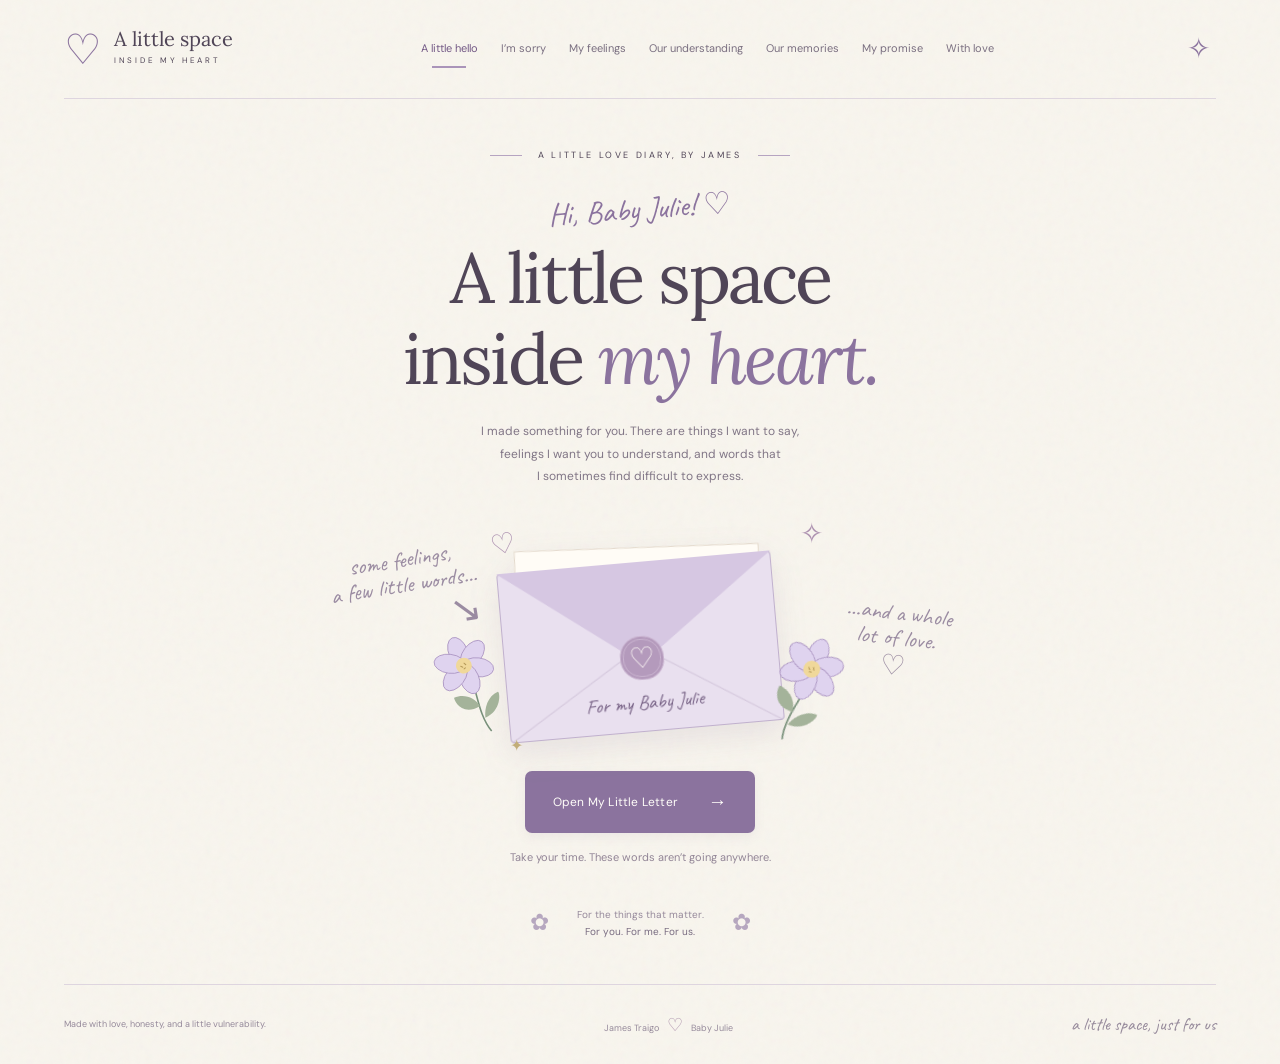
<file: index.html>
<!doctype html><html lang="en"><head><meta charset="utf-8"><meta name="viewport" content="width=device-width,initial-scale=1"><meta name="theme-color" content="#F8F5EE"><meta name="description" content="A gentle little love diary for Baby Julie, made with love and honesty by James Traigo."><title>For My Baby Julie · A Little Space Inside My Heart</title><link rel="icon" href="assets/icons/heart.svg" type="image/svg+xml"><link rel="preconnect" href="https://fonts.googleapis.com"><link rel="preconnect" href="https://fonts.gstatic.com" crossorigin><link href="https://fonts.googleapis.com/css2?family=Caveat:wght@400;500;600&family=DM+Sans:wght@400;500;600;700&family=Lora:ital,wght@0,400;0,500;0,600;1,400;1,500&display=swap" rel="stylesheet"><link rel="stylesheet" href="css/style.css"><link rel="stylesheet" href="css/animations.css"><link rel="stylesheet" href="css/responsive.css"><script src="js/main.js" defer></script><script src="js/interactions.js" defer></script><script src="js/music.js" defer></script></head><body data-page="welcome"><a class="skip-link" href="#main">Skip to letter</a><header class="site-header"><a class="brand" href="index.html"><span class="brand-icon">♡</span><span>A little space<span class="brand-small">INSIDE MY HEART</span></span></a><button class="menu-toggle" aria-expanded="false" aria-controls="site-nav">Pages <span>☰</span></button><nav id="site-nav" aria-label="Our diary"><a href="index.html" aria-current="page" ><span class="nav-dot"></span>A little hello</a><a href="pages/apology.html" ><span class="nav-dot"></span>I’m sorry</a><a href="pages/my-feelings.html" ><span class="nav-dot"></span>My feelings</a><a href="pages/understanding.html" ><span class="nav-dot"></span>Our understanding</a><a href="pages/memories.html" ><span class="nav-dot"></span>Our memories</a><a href="pages/promise.html" ><span class="nav-dot"></span>My promise</a><a href="pages/ending.html" ><span class="nav-dot"></span>With love</a></nav><button class="star-button" data-star aria-label="A little wish for you">✧</button></header><main id="main"><section class="welcome"><div class="little-label"><span></span> A LITTLE LOVE DIARY, BY JAMES <span></span></div><div class="welcome-heading"><span class="handwritten hello">Hi, Baby Julie! ♡</span><h1>A little space<br>inside <em>my heart.</em></h1><p>I made something for you. There are things I want to say,<br class="desktop-break"> feelings I want you to understand, and words that<br class="desktop-break"> I sometimes find difficult to express.</p></div><div class="envelope-stage"><span class="scribble scribble-left">some feelings,<br>a few little words…<span>↘</span></span><button class="bloom flower-left" aria-label="Help a little flower bloom" data-bloom><img src="assets/icons/flower.svg" alt=""/><span class="bloom-note">A little care helps love grow.</span></button><button id="open-envelope" class="envelope" aria-label="Open my little letter"><span class="letter-peek"><span>Dear Baby Julie,</span><small>There’s a little piece of my heart in here.</small></span><span class="envelope-back"></span><span class="envelope-flap"></span><span class="envelope-front"></span><span class="wax-seal">♡</span><span class="envelope-address">For my Baby Julie</span></button><button class="bloom flower-right" aria-label="Help a little flower bloom" data-bloom><img src="assets/icons/flower.svg" alt=""/><span class="bloom-note">A little care helps love grow.</span></button><span class="scribble scribble-right">…and a whole<br>lot of love. <span>♡</span></span><button class="floating-heart heart-one" data-note="You are more than a difficult day. So are we." aria-label="Open a floating heart">♡</button><button class="floating-star star-one" data-star aria-label="Catch a little wish">✧</button><span class="tiny-sparkle" aria-hidden="true">✦</span></div><a class="button welcome-cta" id="open-letter" href="pages/apology.html">Open My Little Letter <span>→</span></a><p class="gentle-note">Take your time. These words aren’t going anywhere.</p><div class="welcome-footer"><span class="tiny-flower">✿</span><span>For the things that matter.<br><strong>For you. For me. For us.</strong></span><span class="tiny-flower">✿</span></div><a id="resume-link" class="text-link resume-link" hidden>Continue where you left off →</a></section></main><div class="page-bottom"><div class="chapter-progress" aria-label="Reading progress"><span class="progress-flowers" aria-hidden="true">✿ ✿ ✿ ✿ ✿ ✿ ✿</span><span id="reading-progress">A little diary, at your own pace.</span></div><nav class="page-turn" aria-label="Turn the page"><a class="button" href="pages/apology.html">I’m sorry <span>→</span></a></nav></div><footer><p>Made with love, honesty, and a little vulnerability.</p><span>James Traigo <button class="hidden-heart" data-note="You don’t have to find the perfect words. I’m here to listen when you’re ready." aria-label="A small heart, a small note">♡</button> Baby Julie</span><span class="footer-note">a little space, just for us</span></footer><dialog id="note-dialog" aria-labelledby="note-title"><button class="dialog-close" aria-label="Close note">×</button><span class="eyebrow">TUCKED BETWEEN THE PAGES</span><h2 id="note-title">A little note for you</h2><div id="note-content"></div><span class="handwritten">With love, James ♡</span></dialog><div id="toast" role="status" aria-live="polite"></div></body></html>
</file>
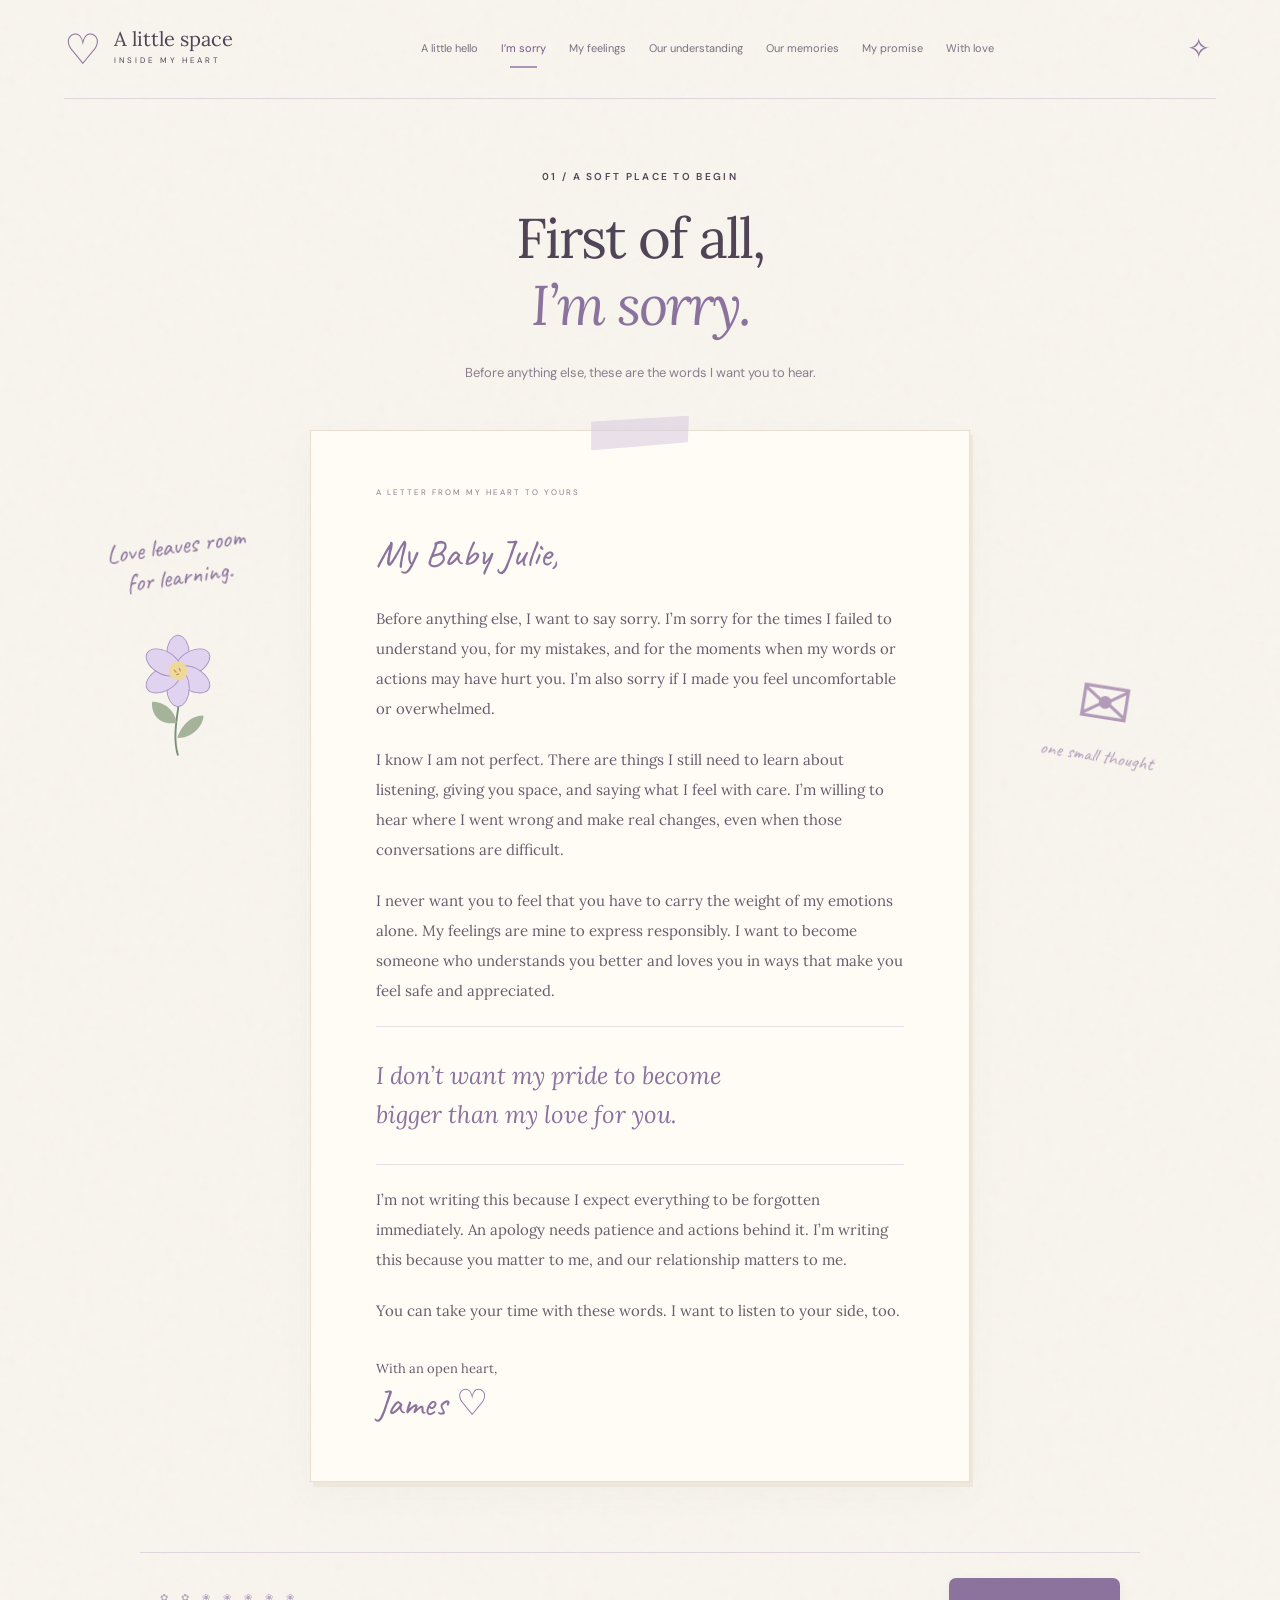
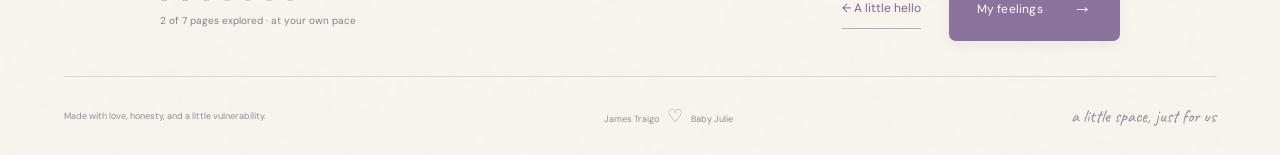
<file: pages/apology.html>
<!doctype html><html lang="en"><head><meta charset="utf-8"><meta name="viewport" content="width=device-width,initial-scale=1"><meta name="theme-color" content="#F8F5EE"><meta name="description" content="A gentle little love diary for Baby Julie, made with love and honesty by James Traigo."><title>First of All, I’m Sorry · A Little Space Inside My Heart</title><link rel="icon" href="../assets/icons/heart.svg" type="image/svg+xml"><link rel="preconnect" href="https://fonts.googleapis.com"><link rel="preconnect" href="https://fonts.gstatic.com" crossorigin><link href="https://fonts.googleapis.com/css2?family=Caveat:wght@400;500;600&family=DM+Sans:wght@400;500;600;700&family=Lora:ital,wght@0,400;0,500;0,600;1,400;1,500&display=swap" rel="stylesheet"><link rel="stylesheet" href="../css/style.css"><link rel="stylesheet" href="../css/animations.css"><link rel="stylesheet" href="../css/responsive.css"><script src="../js/main.js" defer></script><script src="../js/interactions.js" defer></script><script src="../js/music.js" defer></script></head><body data-page="apology"><a class="skip-link" href="#main">Skip to letter</a><header class="site-header"><a class="brand" href="../index.html"><span class="brand-icon">♡</span><span>A little space<span class="brand-small">INSIDE MY HEART</span></span></a><button class="menu-toggle" aria-expanded="false" aria-controls="site-nav">Pages <span>☰</span></button><nav id="site-nav" aria-label="Our diary"><a href="../index.html" ><span class="nav-dot"></span>A little hello</a><a href="../pages/apology.html" aria-current="page" ><span class="nav-dot"></span>I’m sorry</a><a href="../pages/my-feelings.html" ><span class="nav-dot"></span>My feelings</a><a href="../pages/understanding.html" ><span class="nav-dot"></span>Our understanding</a><a href="../pages/memories.html" ><span class="nav-dot"></span>Our memories</a><a href="../pages/promise.html" ><span class="nav-dot"></span>My promise</a><a href="../pages/ending.html" ><span class="nav-dot"></span>With love</a></nav><button class="star-button" data-star aria-label="A little wish for you">✧</button></header><main id="main"><section class="chapter-intro"><span class="eyebrow">01 / A SOFT PLACE TO BEGIN</span><h1>First of all,<br><em>I’m sorry.</em></h1><p>Before anything else, these are the words I want you to hear.</p></section><section class="letter-layout"><aside class="margin-note"><span class="handwritten">Love leaves room<br>for learning.</span><button class="bloom " aria-label="Help a little flower bloom" data-bloom><img src="../assets/icons/flower.svg" alt=""/><span class="bloom-note">A little care helps love grow.</span></button></aside><article class="paper apology-paper"><div class="paper-tape"></div><span class="letter-date">A LETTER FROM MY HEART TO YOURS</span><h2 class="handwritten">My Baby Julie,</h2><p>Before anything else, I want to say sorry. I’m sorry for the times I failed to understand you, for my mistakes, and for the moments when my words or actions may have hurt you. I’m also sorry if I made you feel uncomfortable or overwhelmed.</p><p>I know I am not perfect. There are things I still need to learn about listening, giving you space, and saying what I feel with care. I’m willing to hear where I went wrong and make real changes, even when those conversations are difficult.</p><p>I never want you to feel that you have to carry the weight of my emotions alone. My feelings are mine to express responsibly. I want to become someone who understands you better and loves you in ways that make you feel safe and appreciated.</p><blockquote>I don’t want my pride to become<br>bigger than my love for you.</blockquote><p>I’m not writing this because I expect everything to be forgotten immediately. An apology needs patience and actions behind it. I’m writing this because you matter to me, and our relationship matters to me.</p><p>You can take your time with these words. I want to listen to your side, too.</p><p class="signature">With an open heart,<br><span class="handwritten">James ♡</span></p></article><aside class="margin-note right-margin"><button class="mini-envelope" data-note="I want to make room for your honest feelings, even when they are different from mine." aria-label="Open the little envelope">✉<span>one small thought</span></button></aside></section></main><div class="page-bottom"><div class="chapter-progress" aria-label="Reading progress"><span class="progress-flowers" aria-hidden="true">✿ ✿ ✿ ✿ ✿ ✿ ✿</span><span id="reading-progress">A little diary, at your own pace.</span></div><nav class="page-turn" aria-label="Turn the page"><a class="text-link" href="../index.html">← A little hello</a><a class="button" href="../pages/my-feelings.html">My feelings <span>→</span></a></nav></div><footer><p>Made with love, honesty, and a little vulnerability.</p><span>James Traigo <button class="hidden-heart" data-note="You don’t have to find the perfect words. I’m here to listen when you’re ready." aria-label="A small heart, a small note">♡</button> Baby Julie</span><span class="footer-note">a little space, just for us</span></footer><dialog id="note-dialog" aria-labelledby="note-title"><button class="dialog-close" aria-label="Close note">×</button><span class="eyebrow">TUCKED BETWEEN THE PAGES</span><h2 id="note-title">A little note for you</h2><div id="note-content"></div><span class="handwritten">With love, James ♡</span></dialog><div id="toast" role="status" aria-live="polite"></div></body></html>
</file>
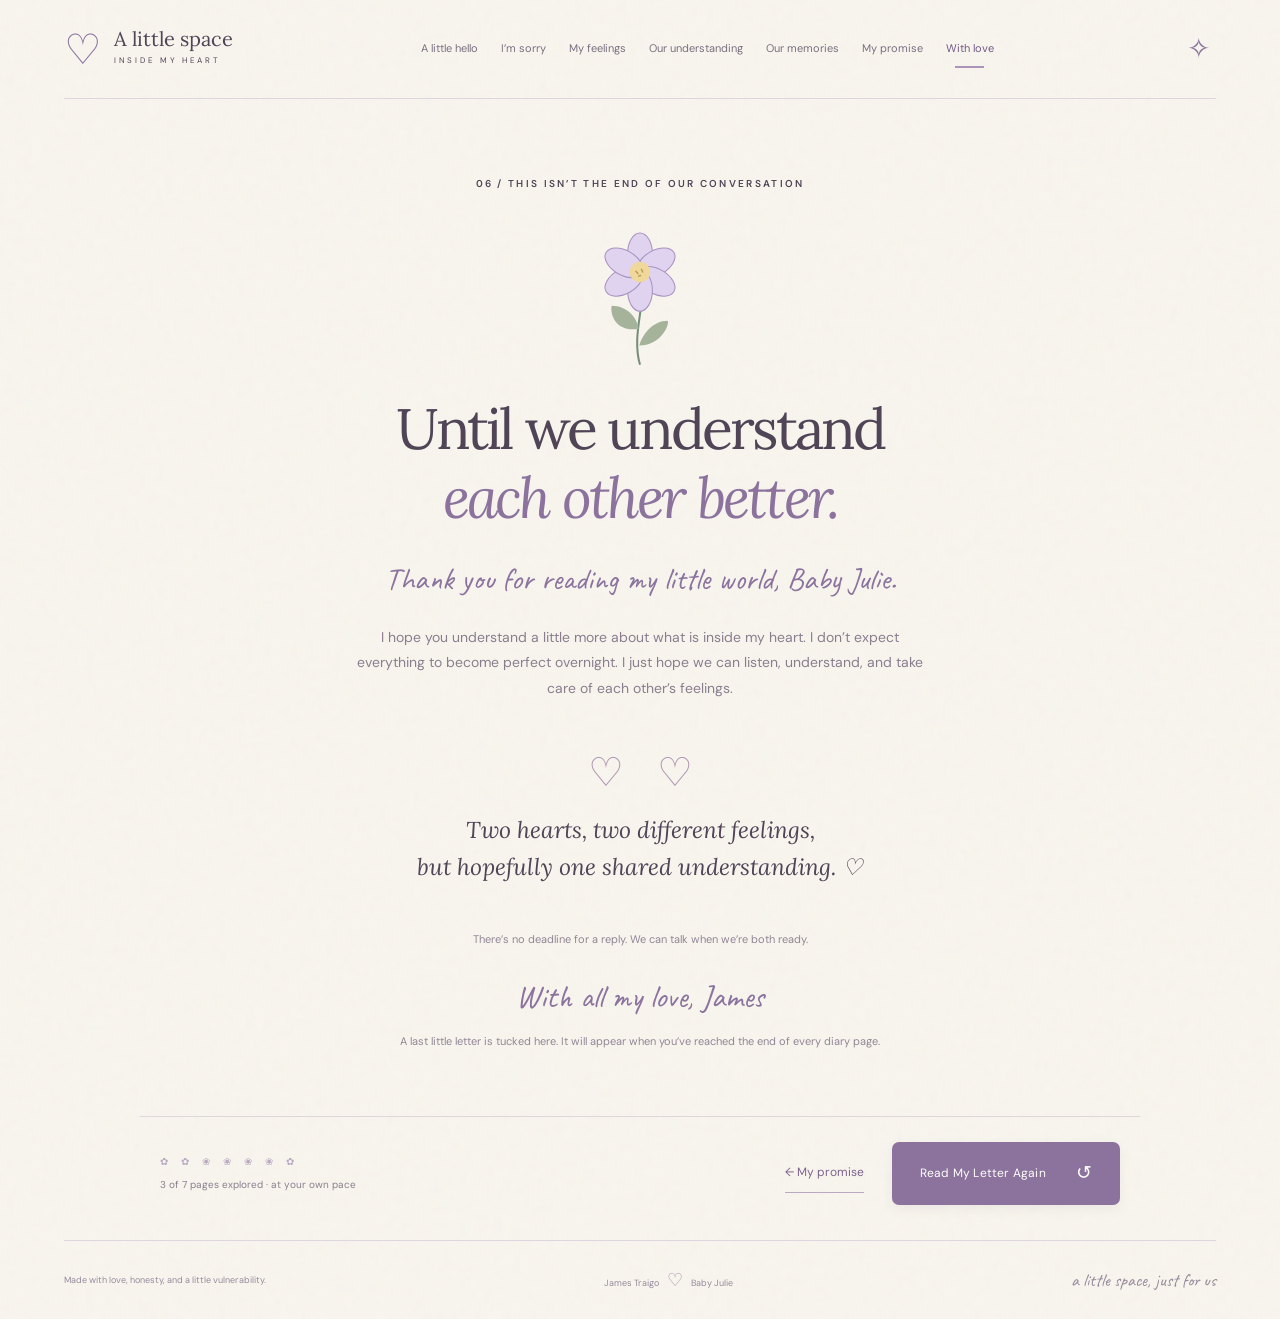
<file: pages/ending.html>
<!doctype html><html lang="en"><head><meta charset="utf-8"><meta name="viewport" content="width=device-width,initial-scale=1"><meta name="theme-color" content="#F8F5EE"><meta name="description" content="A gentle little love diary for Baby Julie, made with love and honesty by James Traigo."><title>Until We Understand Each Other Better · A Little Space Inside My Heart</title><link rel="icon" href="../assets/icons/heart.svg" type="image/svg+xml"><link rel="preconnect" href="https://fonts.googleapis.com"><link rel="preconnect" href="https://fonts.gstatic.com" crossorigin><link href="https://fonts.googleapis.com/css2?family=Caveat:wght@400;500;600&family=DM+Sans:wght@400;500;600;700&family=Lora:ital,wght@0,400;0,500;0,600;1,400;1,500&display=swap" rel="stylesheet"><link rel="stylesheet" href="../css/style.css"><link rel="stylesheet" href="../css/animations.css"><link rel="stylesheet" href="../css/responsive.css"><script src="../js/main.js" defer></script><script src="../js/interactions.js" defer></script><script src="../js/music.js" defer></script></head><body data-page="ending"><a class="skip-link" href="#main">Skip to letter</a><header class="site-header"><a class="brand" href="../index.html"><span class="brand-icon">♡</span><span>A little space<span class="brand-small">INSIDE MY HEART</span></span></a><button class="menu-toggle" aria-expanded="false" aria-controls="site-nav">Pages <span>☰</span></button><nav id="site-nav" aria-label="Our diary"><a href="../index.html" ><span class="nav-dot"></span>A little hello</a><a href="../pages/apology.html" ><span class="nav-dot"></span>I’m sorry</a><a href="../pages/my-feelings.html" ><span class="nav-dot"></span>My feelings</a><a href="../pages/understanding.html" ><span class="nav-dot"></span>Our understanding</a><a href="../pages/memories.html" ><span class="nav-dot"></span>Our memories</a><a href="../pages/promise.html" ><span class="nav-dot"></span>My promise</a><a href="../pages/ending.html" aria-current="page" ><span class="nav-dot"></span>With love</a></nav><button class="star-button" data-star aria-label="A little wish for you">✧</button></header><main id="main"><section class="ending-intro"><span class="eyebrow">06 / THIS ISN’T THE END OF OUR CONVERSATION</span><div class="ending-flowers"><button class="bloom " aria-label="Help a little flower bloom" data-bloom><img src="../assets/icons/flower.svg" alt=""/><span class="bloom-note">A little care helps love grow.</span></button></div><h1>Until we understand<br><em>each other better.</em></h1><h2 class="handwritten">Thank you for reading my little world, Baby Julie.</h2><p>I hope you understand a little more about what is inside my heart. I don’t expect everything to become perfect overnight. I just hope we can listen, understand, and take care of each other’s feelings.</p><div class="ending-quote"><span aria-hidden="true">♡ &nbsp; ♡</span><blockquote>Two hearts, two different feelings,<br>but hopefully one shared understanding. ♡</blockquote></div><p class="gentle-note">There’s no deadline for a reply. We can talk when we’re both ready.</p><span class="handwritten">With all my love, James</span><section id="final-secret" class="final-secret" hidden><span class="eyebrow">A LITTLE LETTER BETWEEN THE LINES</span><h2>You found your way<br>through my heart.</h2><button id="final-letter" class="button">Open one last letter <span>✉</span></button></section><p id="secret-hint" class="gentle-note">A last little letter is tucked here. It will appear when you’ve reached the end of every diary page.</p></section></main><div class="page-bottom"><div class="chapter-progress" aria-label="Reading progress"><span class="progress-flowers" aria-hidden="true">✿ ✿ ✿ ✿ ✿ ✿ ✿</span><span id="reading-progress">A little diary, at your own pace.</span></div><nav class="page-turn" aria-label="Turn the page"><a class="text-link" href="../pages/promise.html">← My promise</a><a class="button" href="../index.html" data-restart>Read My Letter Again <span>↺</span></a></nav></div><footer><p>Made with love, honesty, and a little vulnerability.</p><span>James Traigo <button class="hidden-heart" data-note="You don’t have to find the perfect words. I’m here to listen when you’re ready." aria-label="A small heart, a small note">♡</button> Baby Julie</span><span class="footer-note">a little space, just for us</span></footer><dialog id="note-dialog" aria-labelledby="note-title"><button class="dialog-close" aria-label="Close note">×</button><span class="eyebrow">TUCKED BETWEEN THE PAGES</span><h2 id="note-title">A little note for you</h2><div id="note-content"></div><span class="handwritten">With love, James ♡</span></dialog><div id="toast" role="status" aria-live="polite"></div></body></html>
</file>
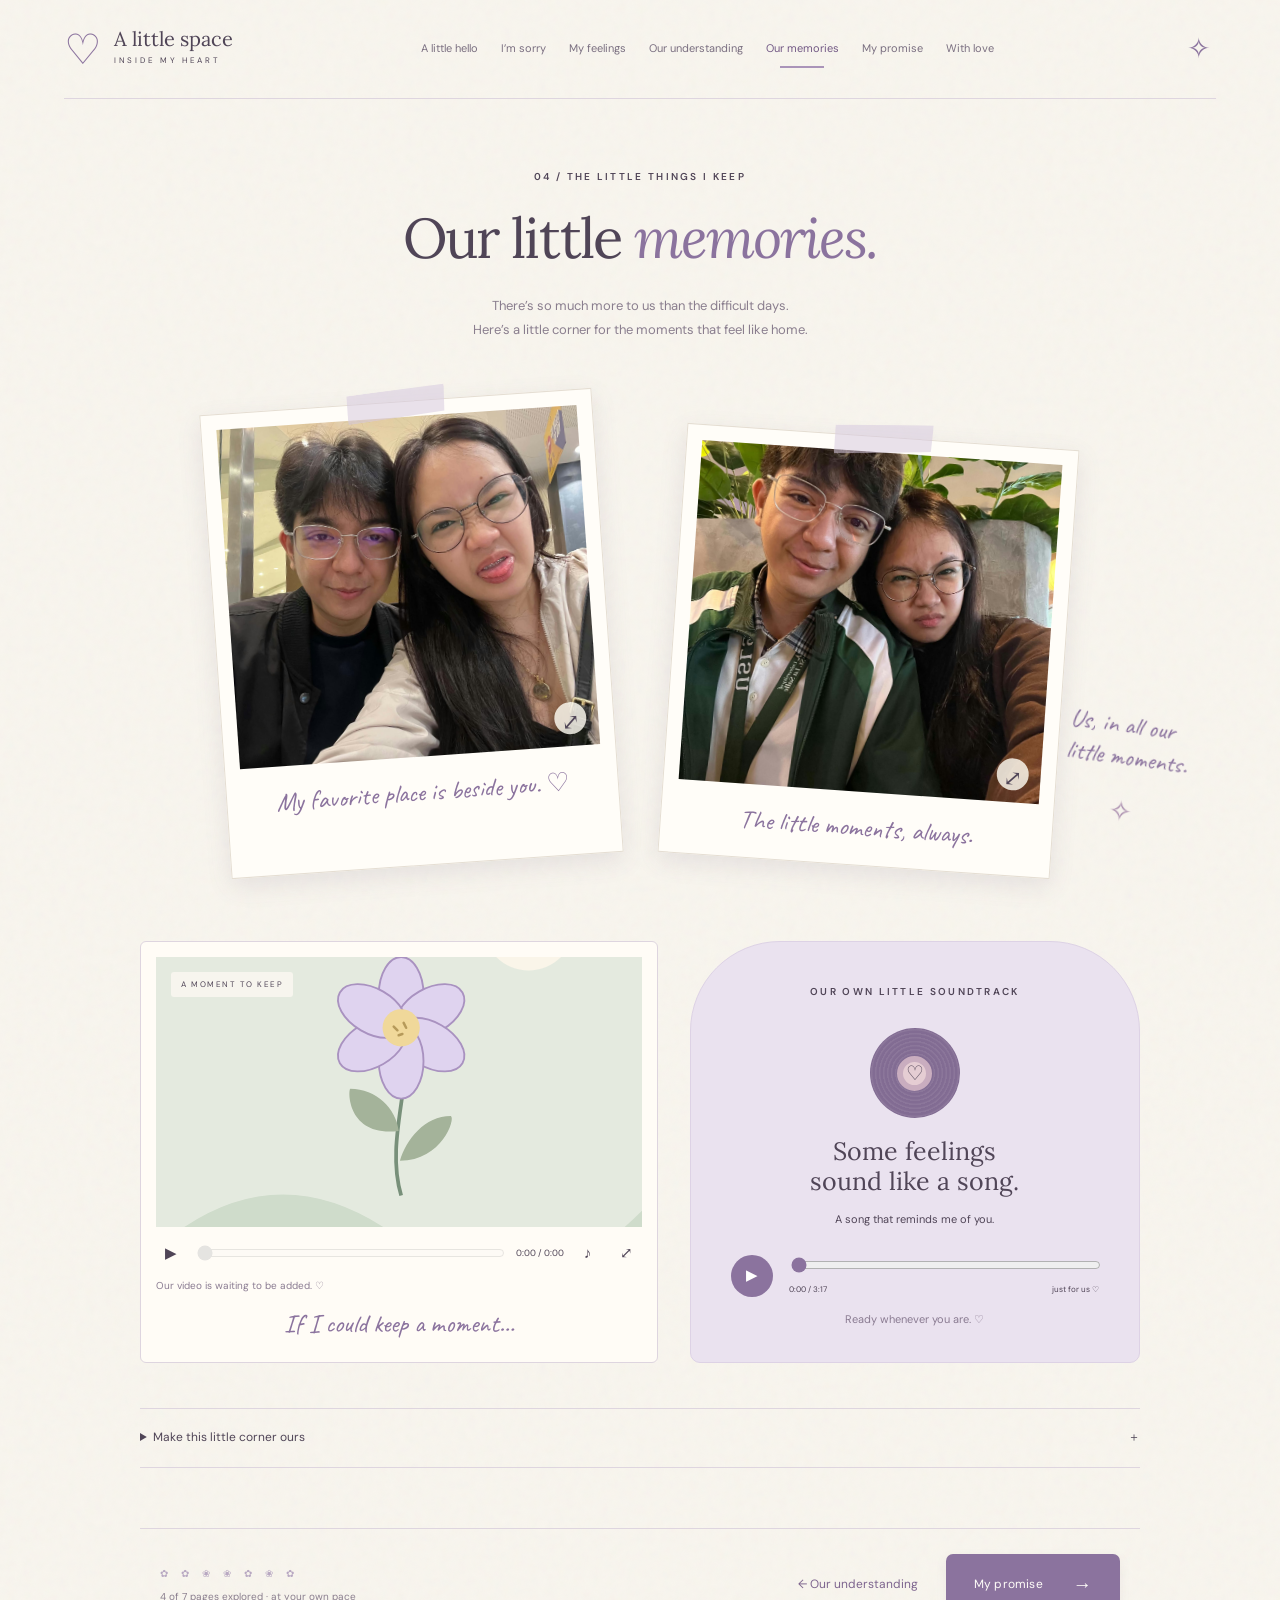
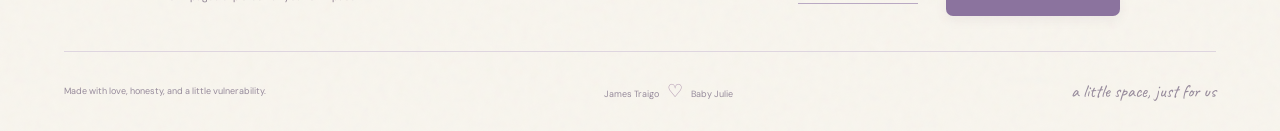
<file: pages/memories.html>
<!doctype html><html lang="en"><head><meta charset="utf-8"><meta name="viewport" content="width=device-width,initial-scale=1"><meta name="theme-color" content="#F8F5EE"><meta name="description" content="A gentle little love diary for Baby Julie, made with love and honesty by James Traigo."><title>Our Little Memories · A Little Space Inside My Heart</title><link rel="icon" href="../assets/icons/heart.svg" type="image/svg+xml"><link rel="preconnect" href="https://fonts.googleapis.com"><link rel="preconnect" href="https://fonts.gstatic.com" crossorigin><link href="https://fonts.googleapis.com/css2?family=Caveat:wght@400;500;600&family=DM+Sans:wght@400;500;600;700&family=Lora:ital,wght@0,400;0,500;0,600;1,400;1,500&display=swap" rel="stylesheet"><link rel="stylesheet" href="../css/style.css"><link rel="stylesheet" href="../css/animations.css"><link rel="stylesheet" href="../css/responsive.css"><script src="../js/main.js" defer></script><script src="../js/interactions.js" defer></script><script src="../js/music.js" defer></script></head><body data-page="memories"><a class="skip-link" href="#main">Skip to letter</a><header class="site-header"><a class="brand" href="../index.html"><span class="brand-icon">♡</span><span>A little space<span class="brand-small">INSIDE MY HEART</span></span></a><button class="menu-toggle" aria-expanded="false" aria-controls="site-nav">Pages <span>☰</span></button><nav id="site-nav" aria-label="Our diary"><a href="../index.html" ><span class="nav-dot"></span>A little hello</a><a href="../pages/apology.html" ><span class="nav-dot"></span>I’m sorry</a><a href="../pages/my-feelings.html" ><span class="nav-dot"></span>My feelings</a><a href="../pages/understanding.html" ><span class="nav-dot"></span>Our understanding</a><a href="../pages/memories.html" aria-current="page" ><span class="nav-dot"></span>Our memories</a><a href="../pages/promise.html" ><span class="nav-dot"></span>My promise</a><a href="../pages/ending.html" ><span class="nav-dot"></span>With love</a></nav><button class="star-button" data-star aria-label="A little wish for you">✧</button></header><main id="main"><section class="chapter-intro"><span class="eyebrow">04 / THE LITTLE THINGS I KEEP</span><h1>Our little <em>memories.</em></h1><p>There’s so much more to us than the difficult days.<br>Here’s a little corner for the moments that feel like home.</p></section><section class="scrapbook"><figure class="polaroid tilt-left"><span class="paper-tape"></span><button class="photo-expand" data-photo="1" aria-label="Expand our first memory"><img src="../assets/images/julie1.jpg" data-fallback="../assets/images/placeholder-1.svg" alt="Our first photo together"/><span class="expand-icon">⤢</span></button><figcaption data-caption="photo1">My favorite place is beside you. ♡</figcaption></figure><figure class="polaroid tilt-right"><span class="paper-tape"></span><button class="photo-expand" data-photo="2" aria-label="Expand our second memory"><img src="../assets/images/julie2.jpg" data-fallback="../assets/images/placeholder-2.svg" alt="Another little memory of us"/><span class="expand-icon">⤢</span></button><figcaption data-caption="photo2">The little moments, always.</figcaption></figure><div class="scrapbook-doodle"><span class="handwritten">Us, in all our<br>little moments.</span><button data-star class="floating-star" aria-label="A wish among our memories">✧</button></div></section><section class="media-section"><div class="video-card"><div class="video-stage"><video id="memory-video" preload="metadata" playsinline aria-label="Our personal memory video" poster="../assets/images/placeholder-2.svg"><source src="../assets/videos/our-memory.mp4" type="video/mp4"></video><span class="video-badge">A MOMENT TO KEEP</span></div><div class="media-controls"><button id="video-play" aria-label="Play memory video">▶</button><label class="sr-only" for="video-progress">Video progress</label><input id="video-progress" type="range" value="0" min="0" max="100" step="0.1"><span id="video-time">0:00 / 0:00</span><button id="video-mute" aria-label="Mute video">♪</button><button id="video-fullscreen" aria-label="Fullscreen video">⤢</button></div><p id="video-status" class="media-status" role="status">A little moment, saved for us.</p><p class="handwritten" data-caption="video">If I could keep a moment…</p></div><div class="song-card"><span class="eyebrow">OUR OWN LITTLE SOUNDTRACK</span><div class="record" aria-hidden="true"><span>♡</span></div><h2>Some feelings<br>sound like a song.</h2><p data-caption="song">A song that reminds me of you.</p><audio id="our-song" preload="metadata" src="../assets/music/our-song.mp3"></audio><div class="song-controls"><button id="music-play" class="round-button" aria-label="Play our song">▶</button><div><label class="sr-only" for="music-progress">Song progress</label><input id="music-progress" type="range" value="0" min="0" max="100" step="0.1"><div class="song-time"><span id="music-time">0:00 / 0:00</span><span>just for us ♡</span></div></div></div><p id="music-status" class="media-status" role="status">Only plays when you’re ready.</p></div></section><details class="edit-memories"><summary>Make this little corner ours <span>＋</span></summary><p>Try your photos, video, or song here. Selected files stay in this tab; captions are saved in this browser. The included setup guide explains how to make them part of the website.</p><div class="edit-grid"><label>First photo<input type="file" accept="image/*" data-upload="photo1"></label><label>Second photo<input type="file" accept="image/*" data-upload="photo2"></label><label>Our video<input type="file" accept="video/*" data-upload="video"></label><label>Our song<input type="file" accept="audio/*" data-upload="song"></label><label>First photo caption<input data-edit-caption="photo1" maxlength="180"></label><label>Second photo caption<input data-edit-caption="photo2" maxlength="180"></label><label>Video caption<input data-edit-caption="video" maxlength="180"></label><label>Song caption<input data-edit-caption="song" maxlength="180"></label></div><button id="save-captions" class="button">Save our captions ♡</button></details><dialog id="photo-dialog" aria-label="Expanded memory"><button class="dialog-close" aria-label="Close photo">×</button><img id="expanded-photo" alt=""><p id="expanded-caption" class="handwritten"></p></dialog></main><div class="page-bottom"><div class="chapter-progress" aria-label="Reading progress"><span class="progress-flowers" aria-hidden="true">✿ ✿ ✿ ✿ ✿ ✿ ✿</span><span id="reading-progress">A little diary, at your own pace.</span></div><nav class="page-turn" aria-label="Turn the page"><a class="text-link" href="../pages/understanding.html">← Our understanding</a><a class="button" href="../pages/promise.html">My promise <span>→</span></a></nav></div><footer><p>Made with love, honesty, and a little vulnerability.</p><span>James Traigo <button class="hidden-heart" data-note="You don’t have to find the perfect words. I’m here to listen when you’re ready." aria-label="A small heart, a small note">♡</button> Baby Julie</span><span class="footer-note">a little space, just for us</span></footer><dialog id="note-dialog" aria-labelledby="note-title"><button class="dialog-close" aria-label="Close note">×</button><span class="eyebrow">TUCKED BETWEEN THE PAGES</span><h2 id="note-title">A little note for you</h2><div id="note-content"></div><span class="handwritten">With love, James ♡</span></dialog><div id="toast" role="status" aria-live="polite"></div></body></html>
</file>
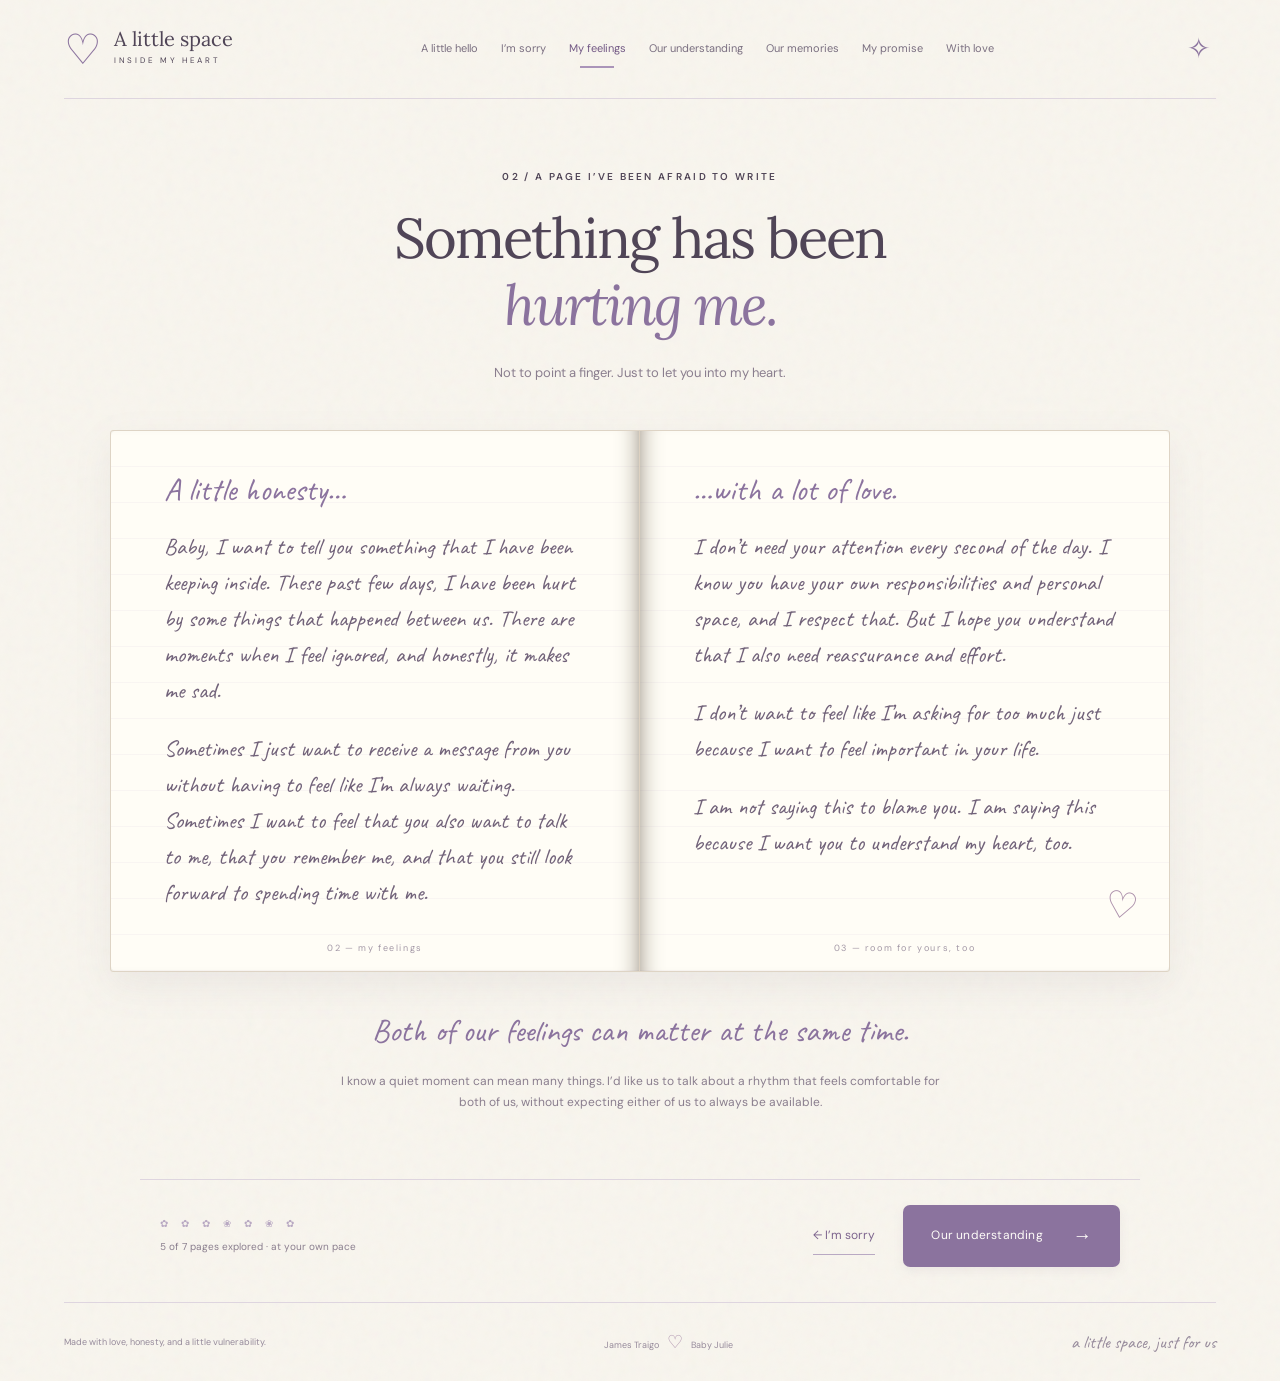
<file: pages/my-feelings.html>
<!doctype html><html lang="en"><head><meta charset="utf-8"><meta name="viewport" content="width=device-width,initial-scale=1"><meta name="theme-color" content="#F8F5EE"><meta name="description" content="A gentle little love diary for Baby Julie, made with love and honesty by James Traigo."><title>Something Has Been Hurting Me · A Little Space Inside My Heart</title><link rel="icon" href="../assets/icons/heart.svg" type="image/svg+xml"><link rel="preconnect" href="https://fonts.googleapis.com"><link rel="preconnect" href="https://fonts.gstatic.com" crossorigin><link href="https://fonts.googleapis.com/css2?family=Caveat:wght@400;500;600&family=DM+Sans:wght@400;500;600;700&family=Lora:ital,wght@0,400;0,500;0,600;1,400;1,500&display=swap" rel="stylesheet"><link rel="stylesheet" href="../css/style.css"><link rel="stylesheet" href="../css/animations.css"><link rel="stylesheet" href="../css/responsive.css"><script src="../js/main.js" defer></script><script src="../js/interactions.js" defer></script><script src="../js/music.js" defer></script></head><body data-page="my-feelings"><a class="skip-link" href="#main">Skip to letter</a><header class="site-header"><a class="brand" href="../index.html"><span class="brand-icon">♡</span><span>A little space<span class="brand-small">INSIDE MY HEART</span></span></a><button class="menu-toggle" aria-expanded="false" aria-controls="site-nav">Pages <span>☰</span></button><nav id="site-nav" aria-label="Our diary"><a href="../index.html" ><span class="nav-dot"></span>A little hello</a><a href="../pages/apology.html" ><span class="nav-dot"></span>I’m sorry</a><a href="../pages/my-feelings.html" aria-current="page" ><span class="nav-dot"></span>My feelings</a><a href="../pages/understanding.html" ><span class="nav-dot"></span>Our understanding</a><a href="../pages/memories.html" ><span class="nav-dot"></span>Our memories</a><a href="../pages/promise.html" ><span class="nav-dot"></span>My promise</a><a href="../pages/ending.html" ><span class="nav-dot"></span>With love</a></nav><button class="star-button" data-star aria-label="A little wish for you">✧</button></header><main id="main"><section class="chapter-intro"><span class="eyebrow">02 / A PAGE I’VE BEEN AFRAID TO WRITE</span><h1>Something has been<br><em>hurting me.</em></h1><p>Not to point a finger. Just to let you into my heart.</p></section><section class="diary"><article class="diary-page"><span class="handwritten diary-label">A little honesty…</span><p>Baby, I want to tell you something that I have been keeping inside. These past few days, I have been hurt by some things that happened between us. There are moments when I feel ignored, and honestly, it makes me sad.</p><p>Sometimes I just want to receive a message from you without having to feel like I’m always waiting. Sometimes I want to feel that you also want to talk to me, that you remember me, and that you still look forward to spending time with me.</p><span class="page-number">02 — my feelings</span></article><article class="diary-page"><span class="handwritten diary-label">…with a lot of love.</span><p>I don’t need your attention every second of the day. I know you have your own responsibilities and personal space, and I respect that. But I hope you understand that I also need reassurance and effort.</p><p>I don’t want to feel like I’m asking for too much just because I want to feel important in your life.</p><p>I am not saying this to blame you. I am saying this because I want you to understand my heart, too.</p><button class="hidden-heart diary-heart" data-note="A quiet day doesn’t tell me everything you feel. I want to ask and understand, rather than assume." aria-label="Read the heart in the margin">♡</button><span class="page-number">03 — room for yours, too</span></article></section><div class="under-diary"><span class="handwritten">Both of our feelings can matter at the same time.</span><p>I know a quiet moment can mean many things. I’d like us to talk about a rhythm that feels comfortable for both of us, without expecting either of us to always be available.</p></div></main><div class="page-bottom"><div class="chapter-progress" aria-label="Reading progress"><span class="progress-flowers" aria-hidden="true">✿ ✿ ✿ ✿ ✿ ✿ ✿</span><span id="reading-progress">A little diary, at your own pace.</span></div><nav class="page-turn" aria-label="Turn the page"><a class="text-link" href="../pages/apology.html">← I’m sorry</a><a class="button" href="../pages/understanding.html">Our understanding <span>→</span></a></nav></div><footer><p>Made with love, honesty, and a little vulnerability.</p><span>James Traigo <button class="hidden-heart" data-note="You don’t have to find the perfect words. I’m here to listen when you’re ready." aria-label="A small heart, a small note">♡</button> Baby Julie</span><span class="footer-note">a little space, just for us</span></footer><dialog id="note-dialog" aria-labelledby="note-title"><button class="dialog-close" aria-label="Close note">×</button><span class="eyebrow">TUCKED BETWEEN THE PAGES</span><h2 id="note-title">A little note for you</h2><div id="note-content"></div><span class="handwritten">With love, James ♡</span></dialog><div id="toast" role="status" aria-live="polite"></div></body></html>
</file>
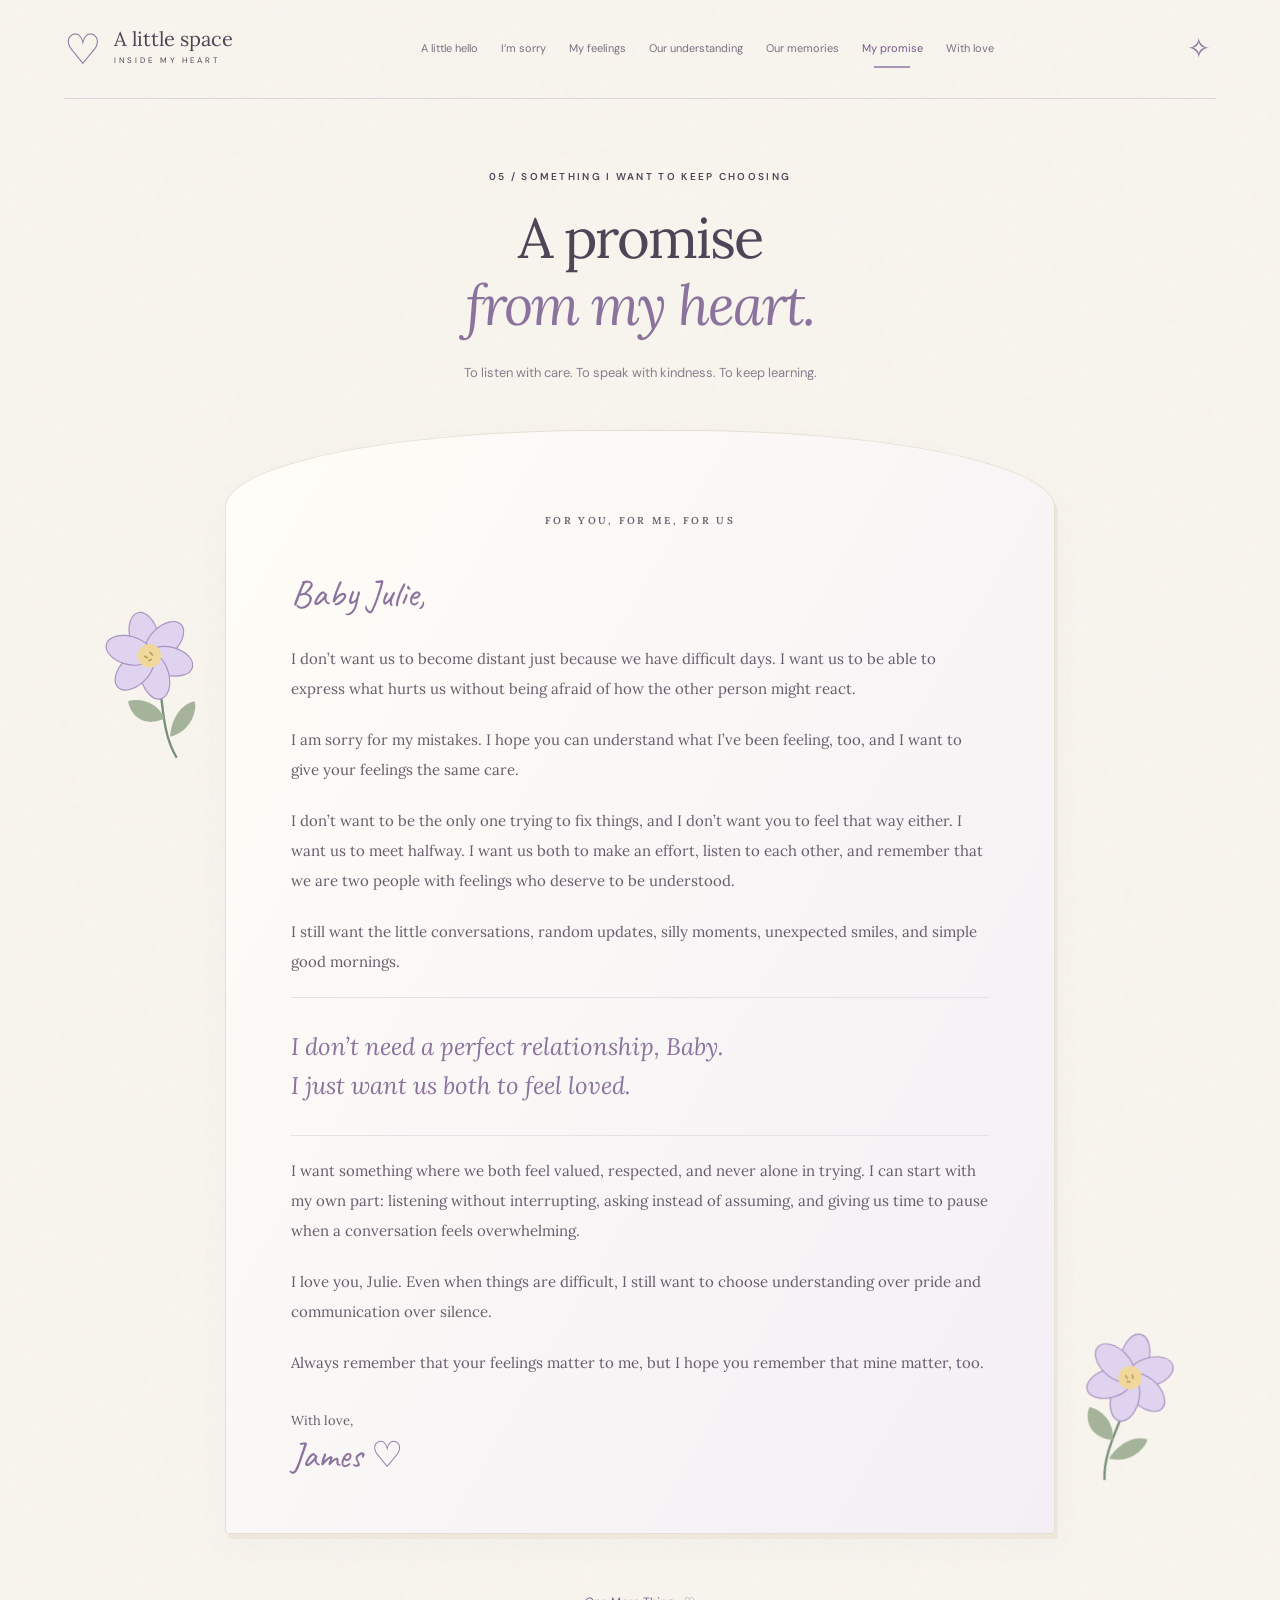
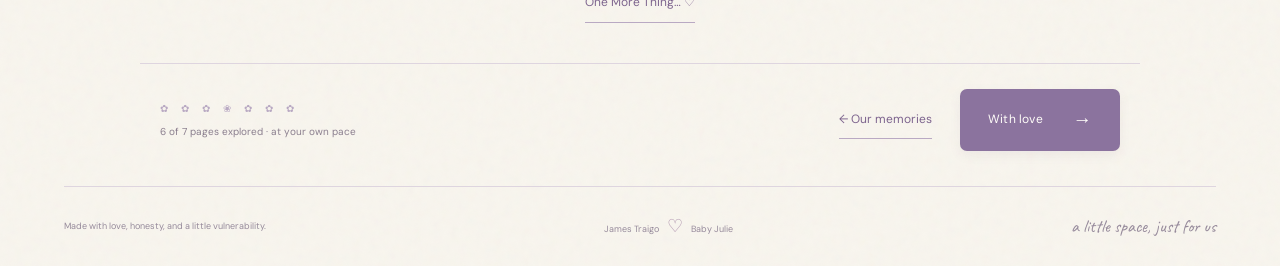
<file: pages/promise.html>
<!doctype html><html lang="en"><head><meta charset="utf-8"><meta name="viewport" content="width=device-width,initial-scale=1"><meta name="theme-color" content="#F8F5EE"><meta name="description" content="A gentle little love diary for Baby Julie, made with love and honesty by James Traigo."><title>A Promise From My Heart · A Little Space Inside My Heart</title><link rel="icon" href="../assets/icons/heart.svg" type="image/svg+xml"><link rel="preconnect" href="https://fonts.googleapis.com"><link rel="preconnect" href="https://fonts.gstatic.com" crossorigin><link href="https://fonts.googleapis.com/css2?family=Caveat:wght@400;500;600&family=DM+Sans:wght@400;500;600;700&family=Lora:ital,wght@0,400;0,500;0,600;1,400;1,500&display=swap" rel="stylesheet"><link rel="stylesheet" href="../css/style.css"><link rel="stylesheet" href="../css/animations.css"><link rel="stylesheet" href="../css/responsive.css"><script src="../js/main.js" defer></script><script src="../js/interactions.js" defer></script><script src="../js/music.js" defer></script></head><body data-page="promise"><a class="skip-link" href="#main">Skip to letter</a><header class="site-header"><a class="brand" href="../index.html"><span class="brand-icon">♡</span><span>A little space<span class="brand-small">INSIDE MY HEART</span></span></a><button class="menu-toggle" aria-expanded="false" aria-controls="site-nav">Pages <span>☰</span></button><nav id="site-nav" aria-label="Our diary"><a href="../index.html" ><span class="nav-dot"></span>A little hello</a><a href="../pages/apology.html" ><span class="nav-dot"></span>I’m sorry</a><a href="../pages/my-feelings.html" ><span class="nav-dot"></span>My feelings</a><a href="../pages/understanding.html" ><span class="nav-dot"></span>Our understanding</a><a href="../pages/memories.html" ><span class="nav-dot"></span>Our memories</a><a href="../pages/promise.html" aria-current="page" ><span class="nav-dot"></span>My promise</a><a href="../pages/ending.html" ><span class="nav-dot"></span>With love</a></nav><button class="star-button" data-star aria-label="A little wish for you">✧</button></header><main id="main"><section class="chapter-intro"><span class="eyebrow">05 / SOMETHING I WANT TO KEEP CHOOSING</span><h1>A promise<br><em>from my heart.</em></h1><p>To listen with care. To speak with kindness. To keep learning.</p></section><section class="promise-garden"><button class="bloom promise-flower left" aria-label="Help a little flower bloom" data-bloom><img src="../assets/icons/flower.svg" alt=""/><span class="bloom-note">A little care helps love grow.</span></button><article class="paper promise-paper"><span class="eyebrow">FOR YOU, FOR ME, FOR US</span><h2 class="handwritten">Baby Julie,</h2><p>I don’t want us to become distant just because we have difficult days. I want us to be able to express what hurts us without being afraid of how the other person might react.</p><p>I am sorry for my mistakes. I hope you can understand what I’ve been feeling, too, and I want to give your feelings the same care.</p><p>I don’t want to be the only one trying to fix things, and I don’t want you to feel that way either. I want us to meet halfway. I want us both to make an effort, listen to each other, and remember that we are two people with feelings who deserve to be understood.</p><p>I still want the little conversations, random updates, silly moments, unexpected smiles, and simple good mornings.</p><blockquote>I don’t need a perfect relationship, Baby.<br>I just want us both to feel loved.</blockquote><p>I want something where we both feel valued, respected, and never alone in trying. I can start with my own part: listening without interrupting, asking instead of assuming, and giving us time to pause when a conversation feels overwhelming.</p><p>I love you, Julie. Even when things are difficult, I still want to choose understanding over pride and communication over silence.</p><p>Always remember that your feelings matter to me, but I hope you remember that mine matter, too.</p><p class="signature">With love,<br><span class="handwritten">James ♡</span></p></article><button class="bloom promise-flower right" aria-label="Help a little flower bloom" data-bloom><img src="../assets/icons/flower.svg" alt=""/><span class="bloom-note">A little care helps love grow.</span></button></section><div class="one-more"><button id="one-more" class="text-link">One More Thing… <span>♡</span></button></div></main><div class="page-bottom"><div class="chapter-progress" aria-label="Reading progress"><span class="progress-flowers" aria-hidden="true">✿ ✿ ✿ ✿ ✿ ✿ ✿</span><span id="reading-progress">A little diary, at your own pace.</span></div><nav class="page-turn" aria-label="Turn the page"><a class="text-link" href="../pages/memories.html">← Our memories</a><a class="button" href="../pages/ending.html">With love <span>→</span></a></nav></div><footer><p>Made with love, honesty, and a little vulnerability.</p><span>James Traigo <button class="hidden-heart" data-note="You don’t have to find the perfect words. I’m here to listen when you’re ready." aria-label="A small heart, a small note">♡</button> Baby Julie</span><span class="footer-note">a little space, just for us</span></footer><dialog id="note-dialog" aria-labelledby="note-title"><button class="dialog-close" aria-label="Close note">×</button><span class="eyebrow">TUCKED BETWEEN THE PAGES</span><h2 id="note-title">A little note for you</h2><div id="note-content"></div><span class="handwritten">With love, James ♡</span></dialog><div id="toast" role="status" aria-live="polite"></div></body></html>
</file>
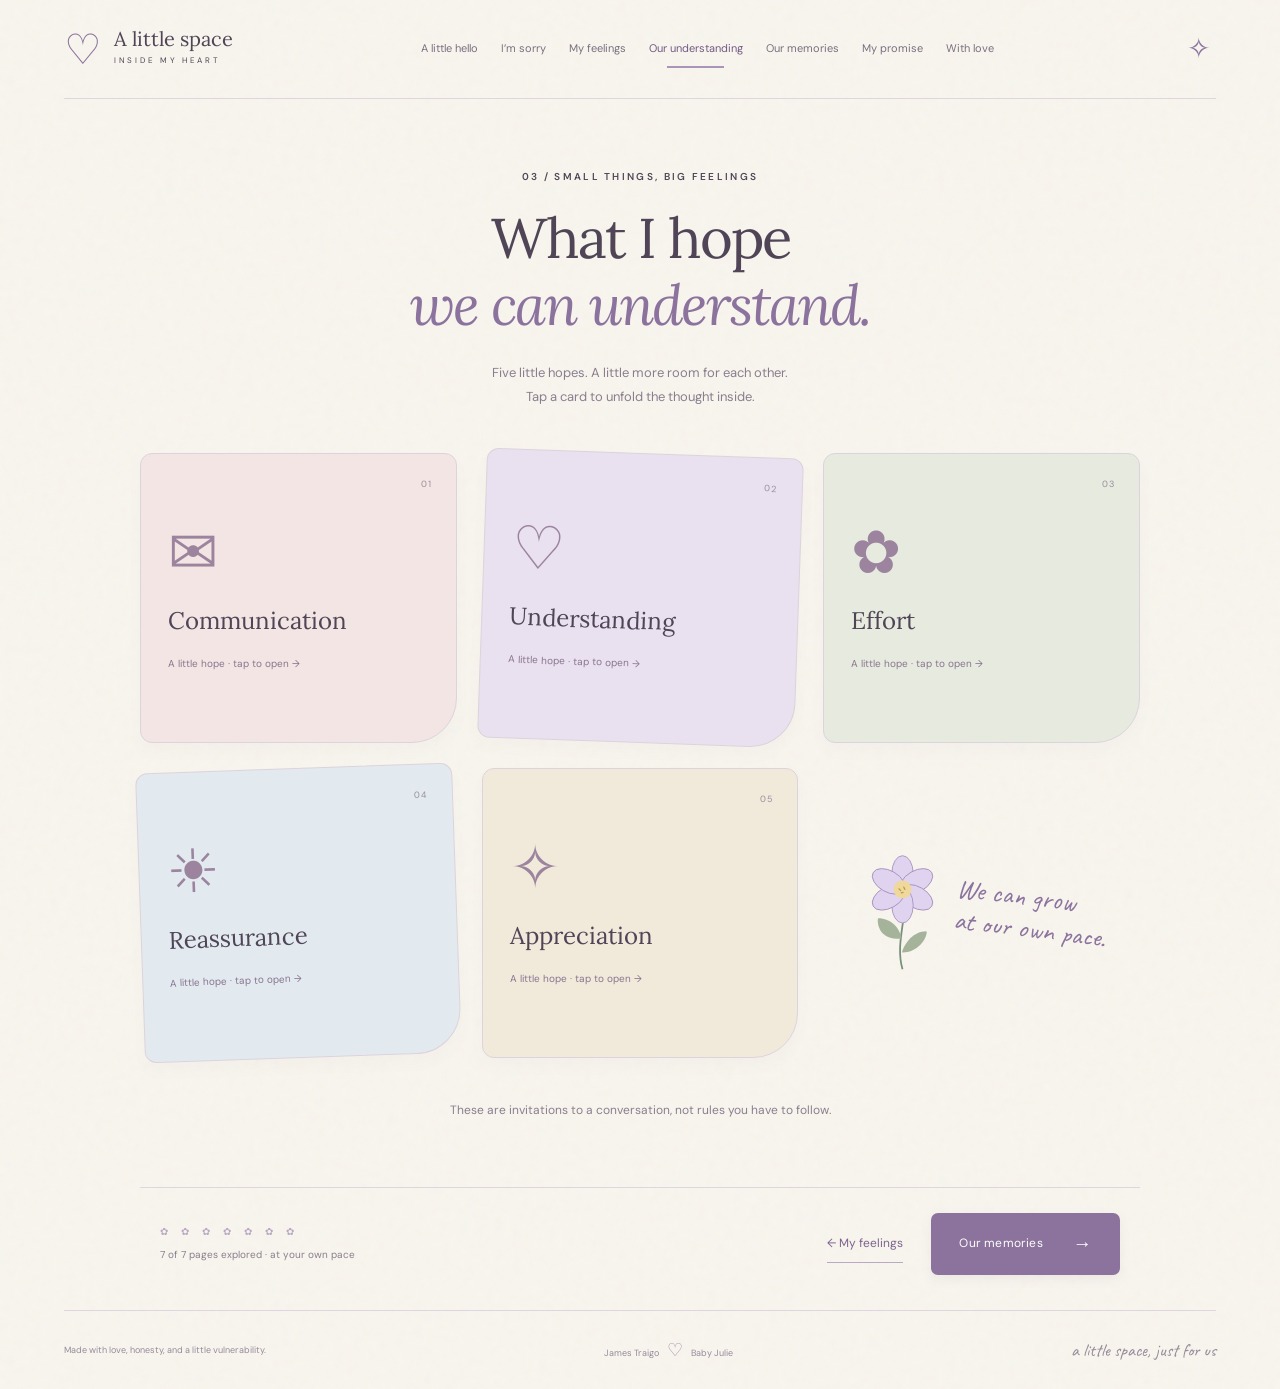
<file: pages/understanding.html>
<!doctype html><html lang="en"><head><meta charset="utf-8"><meta name="viewport" content="width=device-width,initial-scale=1"><meta name="theme-color" content="#F8F5EE"><meta name="description" content="A gentle little love diary for Baby Julie, made with love and honesty by James Traigo."><title>What I Hope We Can Understand · A Little Space Inside My Heart</title><link rel="icon" href="../assets/icons/heart.svg" type="image/svg+xml"><link rel="preconnect" href="https://fonts.googleapis.com"><link rel="preconnect" href="https://fonts.gstatic.com" crossorigin><link href="https://fonts.googleapis.com/css2?family=Caveat:wght@400;500;600&family=DM+Sans:wght@400;500;600;700&family=Lora:ital,wght@0,400;0,500;0,600;1,400;1,500&display=swap" rel="stylesheet"><link rel="stylesheet" href="../css/style.css"><link rel="stylesheet" href="../css/animations.css"><link rel="stylesheet" href="../css/responsive.css"><script src="../js/main.js" defer></script><script src="../js/interactions.js" defer></script><script src="../js/music.js" defer></script></head><body data-page="understanding"><a class="skip-link" href="#main">Skip to letter</a><header class="site-header"><a class="brand" href="../index.html"><span class="brand-icon">♡</span><span>A little space<span class="brand-small">INSIDE MY HEART</span></span></a><button class="menu-toggle" aria-expanded="false" aria-controls="site-nav">Pages <span>☰</span></button><nav id="site-nav" aria-label="Our diary"><a href="../index.html" ><span class="nav-dot"></span>A little hello</a><a href="../pages/apology.html" ><span class="nav-dot"></span>I’m sorry</a><a href="../pages/my-feelings.html" ><span class="nav-dot"></span>My feelings</a><a href="../pages/understanding.html" aria-current="page" ><span class="nav-dot"></span>Our understanding</a><a href="../pages/memories.html" ><span class="nav-dot"></span>Our memories</a><a href="../pages/promise.html" ><span class="nav-dot"></span>My promise</a><a href="../pages/ending.html" ><span class="nav-dot"></span>With love</a></nav><button class="star-button" data-star aria-label="A little wish for you">✧</button></header><main id="main"><section class="chapter-intro"><span class="eyebrow">03 / SMALL THINGS, BIG FEELINGS</span><h1>What I hope<br><em>we can understand.</em></h1><p>Five little hopes. A little more room for each other.<br>Tap a card to unfold the thought inside.</p></section><section class="cards-garden" aria-label="Five hopes for us"><button class="understanding-card pink" aria-expanded="false" aria-controls="card-0"><span class="card-number">01</span><span class="card-art" aria-hidden="true">✉</span><h2>Communication</h2><span class="card-hint">A little hope · tap to open →</span><span class="card-message" id="card-0" hidden>I hope we can talk about things instead of allowing silence to make us feel distant.</span></button><button class="understanding-card lavender" aria-expanded="false" aria-controls="card-1"><span class="card-number">02</span><span class="card-art" aria-hidden="true">♡</span><h2>Understanding</h2><span class="card-hint">A little hope · tap to open →</span><span class="card-message" id="card-1" hidden>I want to understand your feelings, and I hope you will also try to understand mine.</span></button><button class="understanding-card green" aria-expanded="false" aria-controls="card-2"><span class="card-number">03</span><span class="card-art" aria-hidden="true">✿</span><h2>Effort</h2><span class="card-hint">A little hope · tap to open →</span><span class="card-message" id="card-2" hidden>I don’t expect grand gestures. Sometimes the smallest effort is already enough to make someone feel loved.</span></button><button class="understanding-card blue" aria-expanded="false" aria-controls="card-3"><span class="card-number">04</span><span class="card-art" aria-hidden="true">☀</span><h2>Reassurance</h2><span class="card-hint">A little hope · tap to open →</span><span class="card-message" id="card-3" hidden>Sometimes, a simple message or a little reminder that everything is okay means more than you know.</span></button><button class="understanding-card cream" aria-expanded="false" aria-controls="card-4"><span class="card-number">05</span><span class="card-art" aria-hidden="true">✧</span><h2>Appreciation</h2><span class="card-hint">A little hope · tap to open →</span><span class="card-message" id="card-4" hidden>I want both of us to feel appreciated, not just one person constantly trying to make things work.</span></button><div class="garden-aside"><button class="bloom " aria-label="Help a little flower bloom" data-bloom><img src="../assets/icons/flower.svg" alt=""/><span class="bloom-note">A little care helps love grow.</span></button><span class="handwritten">We can grow<br>at our own pace.</span></div></section><p class="center-note">These are invitations to a conversation, not rules you have to follow.</p></main><div class="page-bottom"><div class="chapter-progress" aria-label="Reading progress"><span class="progress-flowers" aria-hidden="true">✿ ✿ ✿ ✿ ✿ ✿ ✿</span><span id="reading-progress">A little diary, at your own pace.</span></div><nav class="page-turn" aria-label="Turn the page"><a class="text-link" href="../pages/my-feelings.html">← My feelings</a><a class="button" href="../pages/memories.html">Our memories <span>→</span></a></nav></div><footer><p>Made with love, honesty, and a little vulnerability.</p><span>James Traigo <button class="hidden-heart" data-note="You don’t have to find the perfect words. I’m here to listen when you’re ready." aria-label="A small heart, a small note">♡</button> Baby Julie</span><span class="footer-note">a little space, just for us</span></footer><dialog id="note-dialog" aria-labelledby="note-title"><button class="dialog-close" aria-label="Close note">×</button><span class="eyebrow">TUCKED BETWEEN THE PAGES</span><h2 id="note-title">A little note for you</h2><div id="note-content"></div><span class="handwritten">With love, James ♡</span></dialog><div id="toast" role="status" aria-live="polite"></div></body></html>
</file>
<file: css/style.css>
:root{--cream:#f8f5ee;--paper:#fffcf6;--ink:#504557;--muted:#8a7e8e;--purple:#8b739e;--lavender:#e9e1f0;--line:#ded5df;--pink:#f3e3e0;--serif:'Lora',Georgia,serif;--sans:'DM Sans',Arial,sans-serif;--hand:'Caveat','Segoe Print',cursive}*{box-sizing:border-box}html{scroll-behavior:smooth}body{margin:0;background:var(--cream);color:var(--ink);font:15px/1.8 var(--sans);background-image:url("data:image/svg+xml,%3Csvg viewBox='0 0 180 180' xmlns='http://www.w3.org/2000/svg'%3E%3Cfilter id='n'%3E%3CfeTurbulence type='fractalNoise' baseFrequency='.8' numOctaves='3' stitchTiles='stitch'/%3E%3C/filter%3E%3Crect width='100%25' height='100%25' opacity='.035' filter='url(%23n)'/%3E%3C/svg%3E")}button,input,summary{font:inherit}button,a,input,summary{-webkit-tap-highlight-color:transparent}button,a,summary{touch-action:manipulation}button{color:inherit;cursor:pointer}a{color:inherit;text-decoration:none}button{border:0}button:focus-visible,a:focus-visible,summary:focus-visible,input:focus-visible{outline:3px solid #9d7cb4;outline-offset:5px}button:disabled,input:disabled{opacity:.5;cursor:not-allowed}button,a{transition:background .2s,transform .2s,color .2s}h1,h2,h3,p,figure,blockquote{margin:0}h1,h2,h3{font-family:var(--serif);font-weight:400;line-height:1.2}h1{font-size:clamp(43px,5.5vw,74px);letter-spacing:-2.8px}h1 em{font-weight:400;color:var(--purple)}h2{font-size:30px}p+p{margin-top:21px}img{max-width:100%;display:block}[hidden]{display:none!important}.handwritten{font:32px/1.2 var(--hand);color:var(--purple)}.eyebrow{font-size:10px;font-weight:600;letter-spacing:2.3px}.site-header{min-height:99px;display:flex;align-items:center;justify-content:space-between;gap:24px;margin:0 5%;border-bottom:1px solid var(--line)}.brand{display:flex;align-items:center;gap:12px;flex-shrink:0;font:20px/1.2 var(--serif)}.brand-icon{font-size:42px;color:var(--purple);line-height:1}.brand-small{display:block;font:8px/2.4 var(--sans);letter-spacing:2.7px}.site-header nav{display:flex;align-items:center;gap:23px;font-size:11px;color:#7a6f80}.site-header nav a{padding:10px 0;position:relative;white-space:nowrap}.site-header nav a:hover,.site-header nav a[aria-current]{color:#735985}.site-header nav a[aria-current]:after{content:'';position:absolute;bottom:1px;left:20%;right:20%;height:2px;background:#aa94b9}.nav-dot{display:none}.star-button{font-size:28px;background:none;color:var(--purple)}.menu-toggle{display:none}.button{background:var(--purple);color:#fffdf9;padding:14px 28px;border-radius:7px;display:inline-flex;align-items:center;justify-content:center;gap:30px;font-size:12px;letter-spacing:.2px;box-shadow:0 4px 12px #76628215}.button:hover{background:#78618c;transform:translateY(-2px)}.button span{font-size:19px}.text-link{font-size:12px;border:0;background:none;border-bottom:1px solid #b9a9c3;padding:8px 0;color:#7d648e}.welcome{text-align:center;position:relative;padding:48px 24px 30px;max-width:1200px;margin:auto}.little-label{font-size:9px;letter-spacing:2.6px;display:flex;align-items:center;justify-content:center;gap:16px}.little-label>span{height:1px;width:32px;background:#b6a4c1}.hello{display:block;font-size:31px;margin:27px 0 10px;transform:rotate(-4deg)}.welcome h1{line-height:1.14}.welcome-heading>p{font-size:12px;color:#817686;line-height:1.9;margin:22px auto 0;max-width:490px}.envelope-stage{position:relative;width:620px;max-width:100%;height:265px;margin:16px auto 0;display:flex;justify-content:center;align-items:center}.envelope{position:relative;background:none;width:275px;height:170px;isolation:isolate;transform:rotate(-5deg);filter:drop-shadow(0 12px 15px #6d527b1c);margin-top:20px}.envelope-back{position:absolute;inset:0;background:#dcd0e7;border:1px solid #bbabca;border-radius:4px;z-index:0}.envelope-front{position:absolute;inset:0;clip-path:polygon(0 0,50% 57%,100% 0,100% 100%,0 100%);background:#e9e0ef;z-index:3;border:1px solid #c0b0cd;border-radius:4px}.envelope-front:after{content:'';position:absolute;inset:0;background:linear-gradient(32deg,transparent 49.7%,#c9bad2 50%,transparent 50.5%),linear-gradient(-32deg,transparent 49.7%,#c9bad2 50%,transparent 50.5%);opacity:.6}.envelope-flap{position:absolute;inset:0;clip-path:polygon(0 0,100% 0,50% 60%);background:#d6c7e2;z-index:4;transform-origin:top;transition:transform .6s,z-index .6s}.letter-peek{position:absolute;left:15px;right:15px;top:-15px;height:165px;background:var(--paper);border:1px solid #e3d9cc;padding:13px 10px;transform:rotate(3deg);transition:transform .7s;z-index:1}.letter-peek span{font:23px var(--hand);display:block}.letter-peek small{font-size:8px;display:block;margin-top:12px}.wax-seal{position:absolute;z-index:5;left:calc(50% - 22px);top:74px;width:44px;height:44px;background:#b49abc;border:4px double #cab4d0;border-radius:47% 49% 44% 48%;color:#fbf6f4;font:29px/36px var(--serif);transition:opacity .4s}.envelope-address{position:absolute;bottom:17px;left:0;right:0;z-index:4;font:20px var(--hand);color:#7a6588}.envelope:hover{transform:rotate(-2deg) translateY(-4px)}.envelope.is-open .envelope-flap{transform:rotateX(180deg);z-index:0}.envelope.is-open .letter-peek{transform:translateY(-65px) rotate(1deg)}.envelope.is-open .wax-seal{opacity:0}.bloom{padding:0;background:none;width:100px;position:relative;display:block}.bloom img{width:100%;transition:transform .7s}.bloom:hover img{transform:rotate(7deg)}.bloom.bloomed img{transform:scale(1.12) rotate(-8deg);filter:saturate(1.3)}.bloom-note{position:absolute;background:#fffcf6;border:1px solid var(--line);border-radius:10px;padding:8px;bottom:5px;left:50%;transform:translateX(-50%);width:160px;font-size:11px;opacity:0;pointer-events:none;transition:opacity .3s;z-index:6}.bloom.bloomed .bloom-note{opacity:1}.flower-left{position:absolute;left:100px;bottom:27px;width:84px;transform:rotate(-23deg);z-index:2}.flower-right{position:absolute;right:102px;bottom:18px;width:90px;transform:rotate(23deg);z-index:2}.scribble{position:absolute;font:23px/1.1 var(--hand);color:#9b8ca2}.scribble-left{left:1px;top:43px;transform:rotate(-9deg)}.scribble-left span{display:block;font-size:38px;text-align:right}.scribble-right{right:1px;top:96px;transform:rotate(7deg)}.scribble-right span{display:block;font-size:28px}.floating-heart,.floating-star{font:28px var(--serif);color:#ad91b0;background:none;padding:7px}.heart-one{position:absolute;left:153px;top:14px;transform:rotate(-13deg)}.star-one{position:absolute;right:120px;top:4px}.tiny-sparkle{position:absolute;left:180px;bottom:8px;color:#c2ad79;font-size:16px}.welcome-cta{margin-top:2px}.gentle-note{font-size:11px;color:#928596;margin-top:15px}.welcome-footer{display:flex;justify-content:center;align-items:center;gap:28px;font-size:10px;color:#96899b;line-height:1.7;margin:35px 0 12px}.welcome-footer strong{font-weight:400;color:#786b80}.tiny-flower{font-size:23px;color:#b6a7bf}.resume-link{margin-top:13px}.page-bottom{max-width:1000px;margin:40px auto 0;padding:25px 20px 35px;border-top:1px solid var(--line);display:flex;align-items:center;justify-content:space-between;gap:28px}.chapter-progress{display:flex;flex-direction:column;gap:5px;font-size:10px;color:var(--muted)}.progress-flowers{letter-spacing:5px;color:#b8a8c2}.page-turn{display:flex;align-items:center;gap:28px}body[data-page=welcome] .page-bottom{display:none}footer{border-top:1px solid var(--line);margin:0 5%;padding:23px 0;display:flex;justify-content:space-between;align-items:center;font-size:9px;color:#968a9b;gap:18px}footer .hidden-heart{font-size:18px}.footer-note{font-family:var(--hand);font-size:18px}.hidden-heart{background:none;color:#ab8eaa;padding:2px 6px;font:28px var(--hand)}.chapter-intro{text-align:center;padding:63px 20px 45px}.chapter-intro h1{font-size:56px;margin-top:15px;letter-spacing:-2px}.chapter-intro>p{margin:23px auto 0;font-size:13px;color:var(--muted);max-width:560px}.letter-layout{max-width:1120px;display:grid;grid-template-columns:1fr 660px 1fr;gap:35px;margin:0 auto 70px;align-items:start}.paper{background:var(--paper);position:relative;border:1px solid #e7dfd2;box-shadow:3px 5px 0 #eee7dc,0 12px 30px #7f69800b;padding:56px 65px;color:#675c6b;font:15px/2 var(--serif)}.paper-tape{position:absolute;top:-13px;left:calc(50% - 50px);width:100px;height:29px;background:#d6c9df88;transform:rotate(-4deg);z-index:4;clip-path:polygon(2% 0,100% 4%,97% 95%,0 100%)}.letter-date{display:block;font:8px var(--sans);letter-spacing:2px;color:var(--muted);margin-bottom:34px}.paper h2{font-size:38px;margin-bottom:28px}.paper blockquote{font:italic 24px/1.6 var(--serif);color:var(--purple);padding:30px 0;margin:20px 0;border-top:1px solid #e8e0e8;border-bottom:1px solid #e8e0e8}.signature{margin-top:30px!important;font-size:13px}.signature .handwritten{font-size:36px}.margin-note{text-align:center;padding-top:100px}.margin-note .handwritten{font-size:26px;display:block;transform:rotate(-8deg)}.margin-note .bloom{margin:35px auto}.right-margin{padding-top:230px}.mini-envelope{background:none;font:65px var(--serif);color:#b29ab9;transform:rotate(9deg)}.mini-envelope span{display:block;font:19px var(--hand)}.diary{max-width:1060px;margin:0 auto;display:grid;grid-template-columns:1fr 1fr;filter:drop-shadow(0 14px 18px #64526513);border:1px solid #ded4c5;border-radius:3px}.diary-page{position:relative;background:repeating-linear-gradient(transparent,transparent 35px,#ddd4dc55 36px),#fffdf6;padding:40px 53px 60px;font:23px/36px var(--hand);color:#716279}.diary-page:first-child{border-right:1px solid #ddd1c1;border-radius:5px 0 0 5px;box-shadow:inset -22px 0 28px -29px #544737}.diary-page:last-child{box-shadow:inset 22px 0 28px -29px #544737;border-radius:0 5px 5px 0}.diary-label{font-size:32px;display:block;margin-bottom:20px}.diary-page p+p{margin-top:22px}.page-number{position:absolute;bottom:17px;left:0;right:0;text-align:center;font:9px var(--sans);letter-spacing:1.6px;color:#a398a6}.diary-heart{position:absolute;right:25px;bottom:40px;font-size:37px;transform:rotate(10deg)}.under-diary{text-align:center;max-width:660px;margin:40px auto 65px;padding:0 20px}.under-diary p{font-size:12px;color:var(--muted);margin-top:20px}.cards-garden{display:grid;grid-template-columns:repeat(3,1fr);gap:25px;max-width:1000px;margin:0 auto}.understanding-card{min-height:290px;text-align:left;border:1px solid #dcd3dc;border-radius:12px 12px 45px 12px;padding:27px;position:relative;box-shadow:0 8px 15px #7b698408;transition:transform .3s}.understanding-card:nth-child(2){transform:rotate(2deg)}.understanding-card:nth-child(4){transform:rotate(-2deg)}.understanding-card:hover{transform:translateY(-5px) rotate(0)}.pink{background:#f3e5e3}.lavender{background:#e9e0f0}.green{background:#e6eadf}.blue{background:#e2eaf0}.cream{background:#f1eada}.card-number{position:absolute;top:22px;right:24px;font-size:9px;letter-spacing:1px;color:#9a8d9b}.card-art{font:60px/1 var(--hand);display:block;color:#9c849f;margin-bottom:24px}.card-hint{font-size:10px;display:block;margin-top:19px;color:#89758f}.card-message{font-size:13px;line-height:1.8;margin-top:15px;display:block}.understanding-card[aria-expanded=true] .card-hint{display:none}.understanding-card h2{font-size:24px}.garden-aside{display:flex;align-items:center;justify-content:center;gap:5px}.garden-aside .bloom{width:95px}.garden-aside .handwritten{font-size:27px;transform:rotate(7deg)}.center-note{text-align:center;font-size:12px;color:var(--muted);margin:42px 20px 65px}.scrapbook{display:grid;grid-template-columns:1fr 1fr;gap:64px;max-width:850px;margin:15px auto 75px;position:relative}.polaroid{padding:15px 15px 22px;background:#fffdf8;box-shadow:0 8px 25px #685a7420;border:1px solid #e5ded3;position:relative}.tilt-left{transform:rotate(-4deg)}.tilt-right{transform:rotate(4deg);margin-top:35px}.photo-expand{display:block;width:100%;padding:0;position:relative;background:#e9e1ef}.photo-expand img{width:100%;height:340px;object-fit:cover}.expand-icon{position:absolute;bottom:12px;right:12px;background:#fffdf3cf;border-radius:100%;width:32px;height:32px;font-size:22px}.polaroid figcaption{font:26px/1.2 var(--hand);text-align:center;margin-top:20px;color:var(--purple);overflow-wrap:anywhere}.scrapbook-doodle{position:absolute;right:-120px;bottom:18px;transform:rotate(8deg)}.scrapbook-doodle .handwritten{font-size:25px}.scrapbook-doodle button{display:block;margin:12px auto}.media-section{max-width:1000px;display:grid;grid-template-columns:1.15fr 1fr;gap:32px;margin:0 auto 45px;align-items:stretch}.video-card{padding:15px;background:var(--paper);border:1px solid var(--line);border-radius:6px}.video-stage{position:relative}.video-stage video{width:100%;height:270px;object-fit:cover;background:#ddd5e3;display:block}.video-badge{position:absolute;left:15px;top:15px;font-size:8px;background:#faf7f0df;padding:5px 10px;border-radius:3px;letter-spacing:1.5px}.media-controls{display:flex;align-items:center;gap:9px;margin-top:9px}.media-controls button{background:none;min-width:30px;height:34px}.media-controls>span{font-size:9px;white-space:nowrap}.media-controls input{flex:1;min-width:40px;width:100%}.media-status{font-size:10px;line-height:1.5;color:#8a7b91;margin-top:8px}.video-card>.handwritten{margin-top:15px;font-size:26px;text-align:center;overflow-wrap:anywhere}.song-card{background:#eae2ef;border:1px solid #ddd2e5;border-radius:90px 90px 10px 10px;padding:35px 40px;text-align:center}.record{width:90px;height:90px;background:repeating-radial-gradient(#826c93 0 2px,#8b769a 3px 4px);border-radius:50%;margin:24px auto 18px;display:grid;place-items:center}.record span{background:#e5cdd3;border:6px solid #c9adbf;width:35px;height:35px;border-radius:50%;font-size:20px;line-height:23px}.song-card h2{font-size:25px}.song-card>p{font-size:11px;margin-top:14px;overflow-wrap:anywhere}.song-controls{display:flex;gap:16px;align-items:center;margin-top:25px}.song-controls>div{flex:1;min-width:0}.song-controls input{width:100%}.round-button{background:var(--purple);color:white;border-radius:50%;width:42px;height:42px;flex-shrink:0}.song-time{display:flex;justify-content:space-between;font-size:8px}input[type=range]{accent-color:var(--purple);cursor:pointer}.edit-memories{max-width:1000px;margin:0 auto 60px;border-top:1px solid var(--line);border-bottom:1px solid var(--line);padding:18px 0}.edit-memories summary{font-size:12px;cursor:pointer}.edit-memories summary span{float:right}.edit-memories>p{font-size:12px;margin:20px 0;max-width:650px;color:var(--muted)}.edit-grid{display:grid;grid-template-columns:1fr 1fr;gap:20px;margin-bottom:24px}.edit-grid label{font-size:11px;display:flex;flex-direction:column;gap:5px}.edit-grid input{width:100%;min-width:0;border:1px solid var(--line);border-radius:5px;background:var(--paper);padding:9px;color:var(--ink);font-size:12px}.promise-garden{max-width:1090px;margin:auto;position:relative;padding:0 130px 50px}.promise-paper{background:linear-gradient(120deg,#fffdf7,#f3eff5);border-radius:45% 45% 4px 4px / 7% 7% 4px 4px;padding-top:80px}.promise-paper>.eyebrow{display:block;text-align:center;margin-bottom:40px}.promise-flower{position:absolute;width:125px}.promise-flower.left{left:0;top:170px;transform:rotate(-15deg)}.promise-flower.right{right:0;bottom:90px;transform:rotate(14deg)}.one-more{text-align:center;margin:0 auto 40px}.ending-intro{text-align:center;max-width:820px;margin:auto;padding:70px 25px 25px}.ending-flowers .bloom{width:110px;margin:28px auto 20px}.ending-intro h1{font-size:57px}.ending-intro h2{font-size:31px;margin:28px 0}.ending-intro>p:not(.gentle-note){max-width:580px;margin:0 auto;font-size:14px;color:var(--muted)}.ending-quote{padding:30px 0;margin-top:15px}.ending-quote>span{font:40px var(--serif);color:#af95b2}.ending-quote blockquote{font:italic 23px/1.6 var(--serif);margin-top:15px}.ending-intro>.handwritten{display:block;margin-top:28px}.final-secret{margin:45px auto 10px;padding:35px;background:#eae2f0;border-radius:80px 80px 7px 7px;max-width:440px;border:1px solid #d7c9e1}.final-secret h2{font-size:27px}.final-secret .button{margin-top:24px}.final-secret .eyebrow{font-size:8px}dialog{border:1px solid #d8cadf;background:var(--paper);border-radius:8px;padding:50px;max-width:540px;width:calc(100% - 32px);color:var(--ink);box-shadow:0 20px 100px #38274035}dialog::backdrop{background:#5e4e6566;backdrop-filter:blur(4px)}dialog h2{margin:18px 0;font-size:33px}dialog p{font:15px/1.9 var(--serif)}dialog>.handwritten{display:block;margin-top:24px}.dialog-close{position:absolute;top:10px;right:12px;width:35px;height:35px;font-size:26px;background:none}.dialog-close:hover{background:#e9e0ef;border-radius:50%}#photo-dialog{max-width:850px;padding:40px 20px 20px;text-align:center}#expanded-photo{max-height:75vh;width:auto;margin:auto;object-fit:contain}#expanded-caption{margin-top:12px;font:27px var(--hand)}#toast{position:fixed;bottom:24px;left:50%;transform:translate(-50%,20px);max-width:calc(100% - 32px);width:max-content;background:#6d587d;color:#fffaf4;border:1px solid #b09dbc;padding:13px 22px;border-radius:9px;font-size:12px;opacity:0;pointer-events:none;z-index:50;transition:opacity .25s,transform .25s}#toast.visible{opacity:1;transform:translate(-50%,0)}.sr-only,.skip-link:not(:focus){position:absolute;width:1px;height:1px;padding:0;overflow:hidden;clip:rect(0,0,0,0);white-space:nowrap}.skip-link:focus{position:fixed;top:10px;left:10px;background:#fff;padding:10px;z-index:100}

@media(hover:hover) and (pointer:fine){body{cursor:url("../assets/icons/cursor.svg") 3 2,auto}}
.button span{font-family:Arial,sans-serif}
</file>
<file: css/animations.css>
@keyframes drift{0%,100%{translate:0 0}50%{translate:0 -7px}}@keyframes arrive{from{opacity:0;transform:translateY(9px)}to{opacity:1;transform:translateY(0)}}@keyframes spin{to{transform:rotate(360deg)}}.welcome-heading,.chapter-intro{animation:arrive .7s ease both}.heart-one,.star-one{animation:drift 5s ease-in-out infinite}.star-one{animation-delay:-2s}.record.playing{animation:spin 12s linear infinite}.card-message,.final-secret{animation:arrive .35s ease both}body.leaving main{opacity:.25;transition:opacity .4s}@media(prefers-reduced-motion:reduce){html{scroll-behavior:auto}*,*:before,*:after{animation:none!important;transition:none!important}.envelope.is-open .letter-peek{transform:translateY(-40px)}}
</file>
<file: css/responsive.css>
@media(min-width:1500px){.welcome{padding-top:65px}.envelope-stage{margin-top:30px;margin-bottom:18px}.welcome-footer{margin-top:45px}.site-header{max-width:1400px;margin:auto}}
@media(max-width:1100px){.site-header{gap:16px;margin:0 4%}.site-header nav{gap:15px;font-size:10px}.brand{font-size:17px}.brand-icon{font-size:35px}.letter-layout{grid-template-columns:110px minmax(0,650px);gap:20px;margin:0 25px 60px;justify-content:center}.right-margin{display:none}.diary,.cards-garden,.media-section,.edit-memories{margin-left:30px;margin-right:30px}.scrapbook{max-width:740px;gap:45px}.scrapbook-doodle{display:none}.promise-garden{padding:0 100px 45px}.promise-flower{width:95px}.diary-page{padding-left:35px;padding-right:35px}}
@media(max-width:800px){.site-header{min-height:83px;flex-wrap:wrap;position:relative;gap:12px}.brand{margin-right:auto}.menu-toggle{display:flex;gap:12px;align-items:center;padding:8px 10px;border:1px solid var(--line);border-radius:6px;background:transparent;font-size:11px}.site-header nav{display:none;flex-basis:100%;flex-direction:column;align-items:stretch;gap:0;padding:5px 0 16px;order:4;font-size:13px}.site-header nav.is-open{display:flex}.site-header nav a{padding:9px 12px;border-radius:5px}.site-header nav a[aria-current]{background:var(--lavender)}.site-header nav a[aria-current]:after{display:none}.chapter-intro{padding-top:45px}.chapter-intro h1{font-size:47px}.letter-layout{display:block;max-width:650px;margin:0 auto 50px;padding:0 24px}.margin-note{display:none}.paper{padding:40px}.diary{margin:0 24px}.diary-page{font-size:22px;padding:30px 25px 60px}.diary-label{font-size:28px}.cards-garden{grid-template-columns:1fr 1fr;margin:0 24px;gap:18px}.scrapbook{margin:10px 35px 55px;gap:35px}.photo-expand img{height:300px}.polaroid figcaption{font-size:24px}.media-section{grid-template-columns:1fr 1fr;margin:0 24px 30px;gap:20px}.song-card{padding:28px 20px}.video-stage video{height:240px}.media-controls{flex-wrap:wrap;gap:4px}.media-controls>input{flex-basis:48%}.promise-garden{padding:0 50px 40px}.promise-flower{width:60px;z-index:2}.promise-paper{padding:60px 40px 40px}.page-bottom{margin:35px 24px 0;padding:22px 0}.page-turn{gap:20px}.page-turn .button{padding:12px 18px;gap:20px}.page-turn .text-link{font-size:10px}.ending-intro h1{font-size:48px}.footer-note{display:none}footer{gap:10px}footer>p{max-width:230px}}
@media(max-width:540px){body{font-size:14px}.welcome{padding:35px 18px 27px}.little-label{font-size:7px;letter-spacing:2px;gap:10px}.little-label>span{width:20px}.hello{font-size:28px;margin-top:26px}.welcome h1{font-size:49px;letter-spacing:-2px}.welcome-heading>p{font-size:12px;margin-top:20px;max-width:320px}.desktop-break{display:none}.envelope-stage{height:245px;margin-top:24px}.envelope{width:225px;height:145px;margin-top:25px}.wax-seal{top:60px;width:38px;height:38px;left:calc(50% - 19px);font-size:25px;line-height:29px}.envelope-address{bottom:12px;font-size:18px}.letter-peek{height:135px}.letter-peek span{font-size:22px}.letter-peek small{font-size:7px}.flower-left{left:calc(50% - 155px);width:67px;bottom:20px}.flower-right{right:calc(50% - 153px);width:72px;bottom:16px}.scribble{font-size:18px}.scribble-left{left:8px;top:5px}.scribble-left span{font-size:25px}.scribble-right{right:0;top:0}.scribble-right span{display:none}.heart-one{left:40px;top:90px;font-size:23px}.star-one{right:20px;top:75px;font-size:24px}.tiny-sparkle{left:85px;bottom:4px}.welcome-cta{font-size:11px;padding:13px 23px}.welcome-footer{margin-top:30px}.gentle-note{font-size:10px}.chapter-intro{padding:40px 22px 34px}.chapter-intro h1{font-size:39px;letter-spacing:-1.6px}.chapter-intro>p{font-size:12px;margin-top:19px}.eyebrow{font-size:8px;letter-spacing:1.7px}.paper{padding:36px 26px;font-size:14px;line-height:1.95}.paper h2{font-size:33px}.paper blockquote{font-size:20px}.letter-layout{padding:0 18px}.diary{display:block;margin:0 18px}.diary-page{padding:28px 28px 60px}.diary-page:first-child{border:0;border-bottom:1px dashed #cbbbd2;box-shadow:none}.diary-page:last-child{box-shadow:none}.under-diary{margin-top:30px}.under-diary .handwritten{font-size:28px}.cards-garden{gap:16px;margin:0 20px;grid-template-columns:1fr}.understanding-card{min-height:225px;padding:25px}.understanding-card:nth-child(2),.understanding-card:nth-child(4){transform:none}.card-art{font-size:45px;margin-bottom:12px}.card-message{font-size:14px}.garden-aside{padding:10px}.garden-aside .bloom{width:80px}.center-note{font-size:11px;margin-top:24px}.scrapbook{display:block;margin:0 40px 45px}.polaroid{padding:12px 12px 23px}.tilt-right{margin-top:42px}.photo-expand img{height:300px}.media-section{display:block;margin:0 20px 28px}.video-stage video{height:240px}.song-card{margin-top:27px;padding:34px 28px}.media-controls{flex-wrap:nowrap}.edit-memories{margin:0 22px 40px}.edit-grid{grid-template-columns:1fr}.edit-grid input{font-size:16px}.promise-garden{padding:0 19px 30px}.promise-paper{padding:65px 27px 30px}.promise-flower{width:52px;pointer-events:auto}.promise-flower.left{left:-2px;top:7px}.promise-flower.right{right:1px;bottom:0}.promise-paper>.eyebrow{margin-bottom:30px}.ending-intro{padding:40px 23px 20px}.ending-intro h1{font-size:40px;letter-spacing:-1.8px}.ending-intro h2{font-size:29px}.ending-intro>p:not(.gentle-note){font-size:13px}.ending-quote blockquote{font-size:21px}.ending-quote blockquote br{display:none}.page-bottom{flex-direction:column-reverse;align-items:stretch;gap:24px;margin:30px 20px 0}.page-turn{justify-content:space-between;gap:15px}.page-turn .button{font-size:11px;gap:12px}.chapter-progress{text-align:center}footer{flex-direction:column;text-align:center;padding:22px 0;gap:3px}footer>p{max-width:none;font-size:8px}dialog{padding:40px 27px}dialog h2{font-size:28px}.final-secret{padding:30px 20px}.final-secret h2{font-size:26px}}
@media(max-width:540px){.bloom-note{display:none}.welcome h1{font-size:42px}.promise-garden{overflow:clip}}
@media(max-width:540px){.welcome{overflow:clip}}
@media(max-width:360px){.site-header>.star-button{display:none}.welcome h1{font-size:37px}.site-header{min-height:78px}}
</file>
